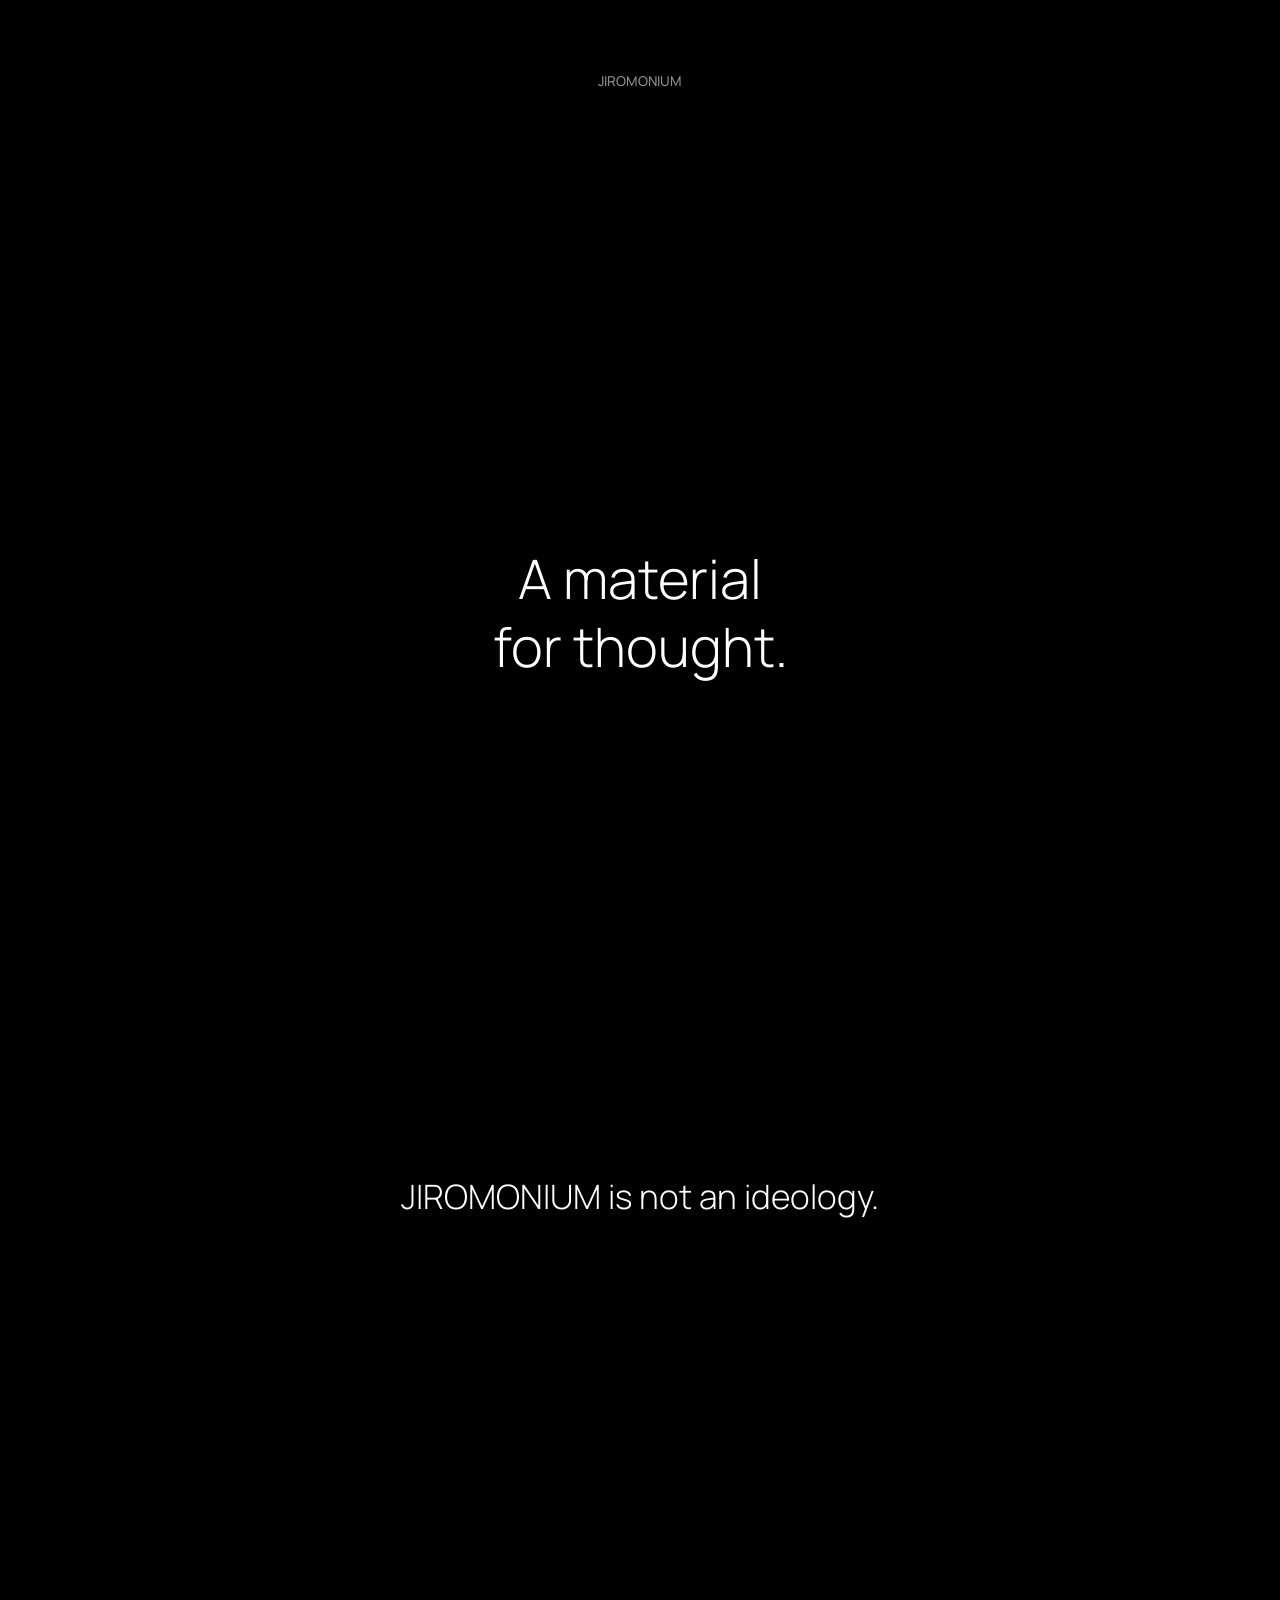
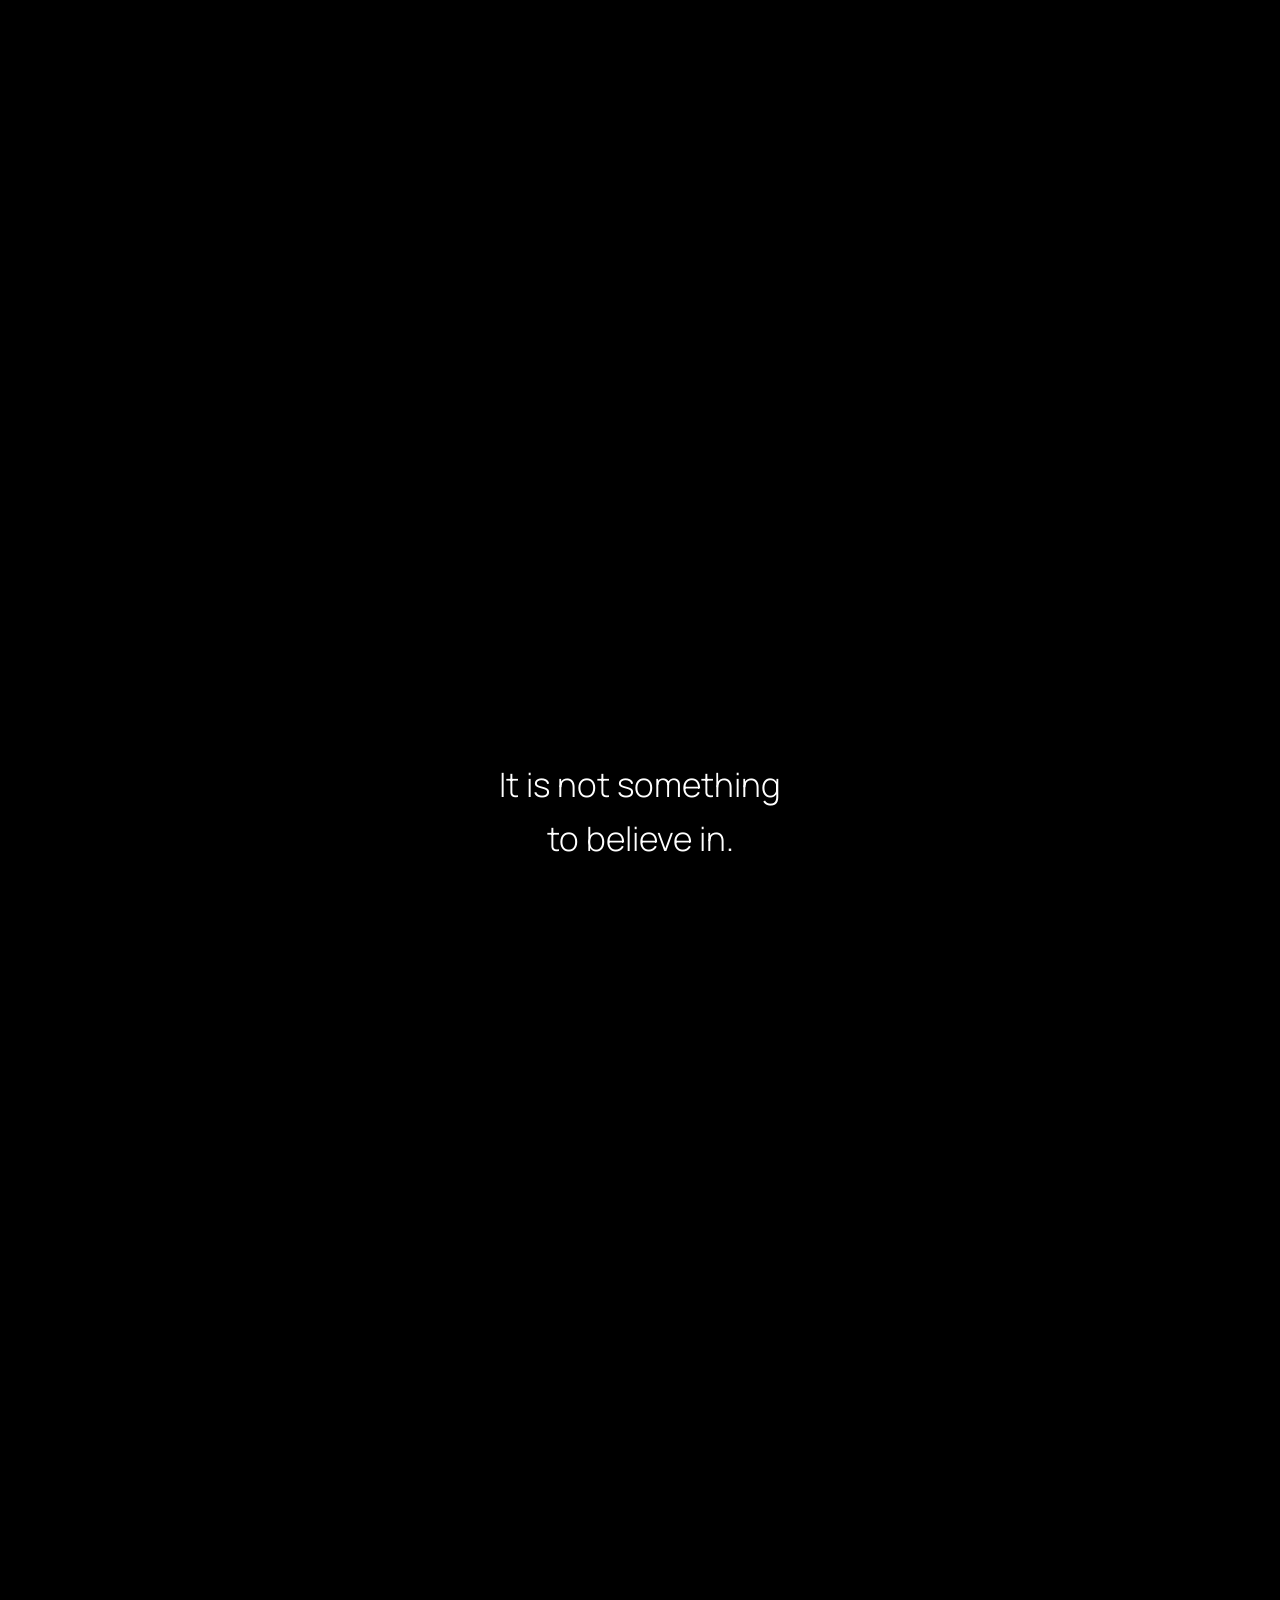
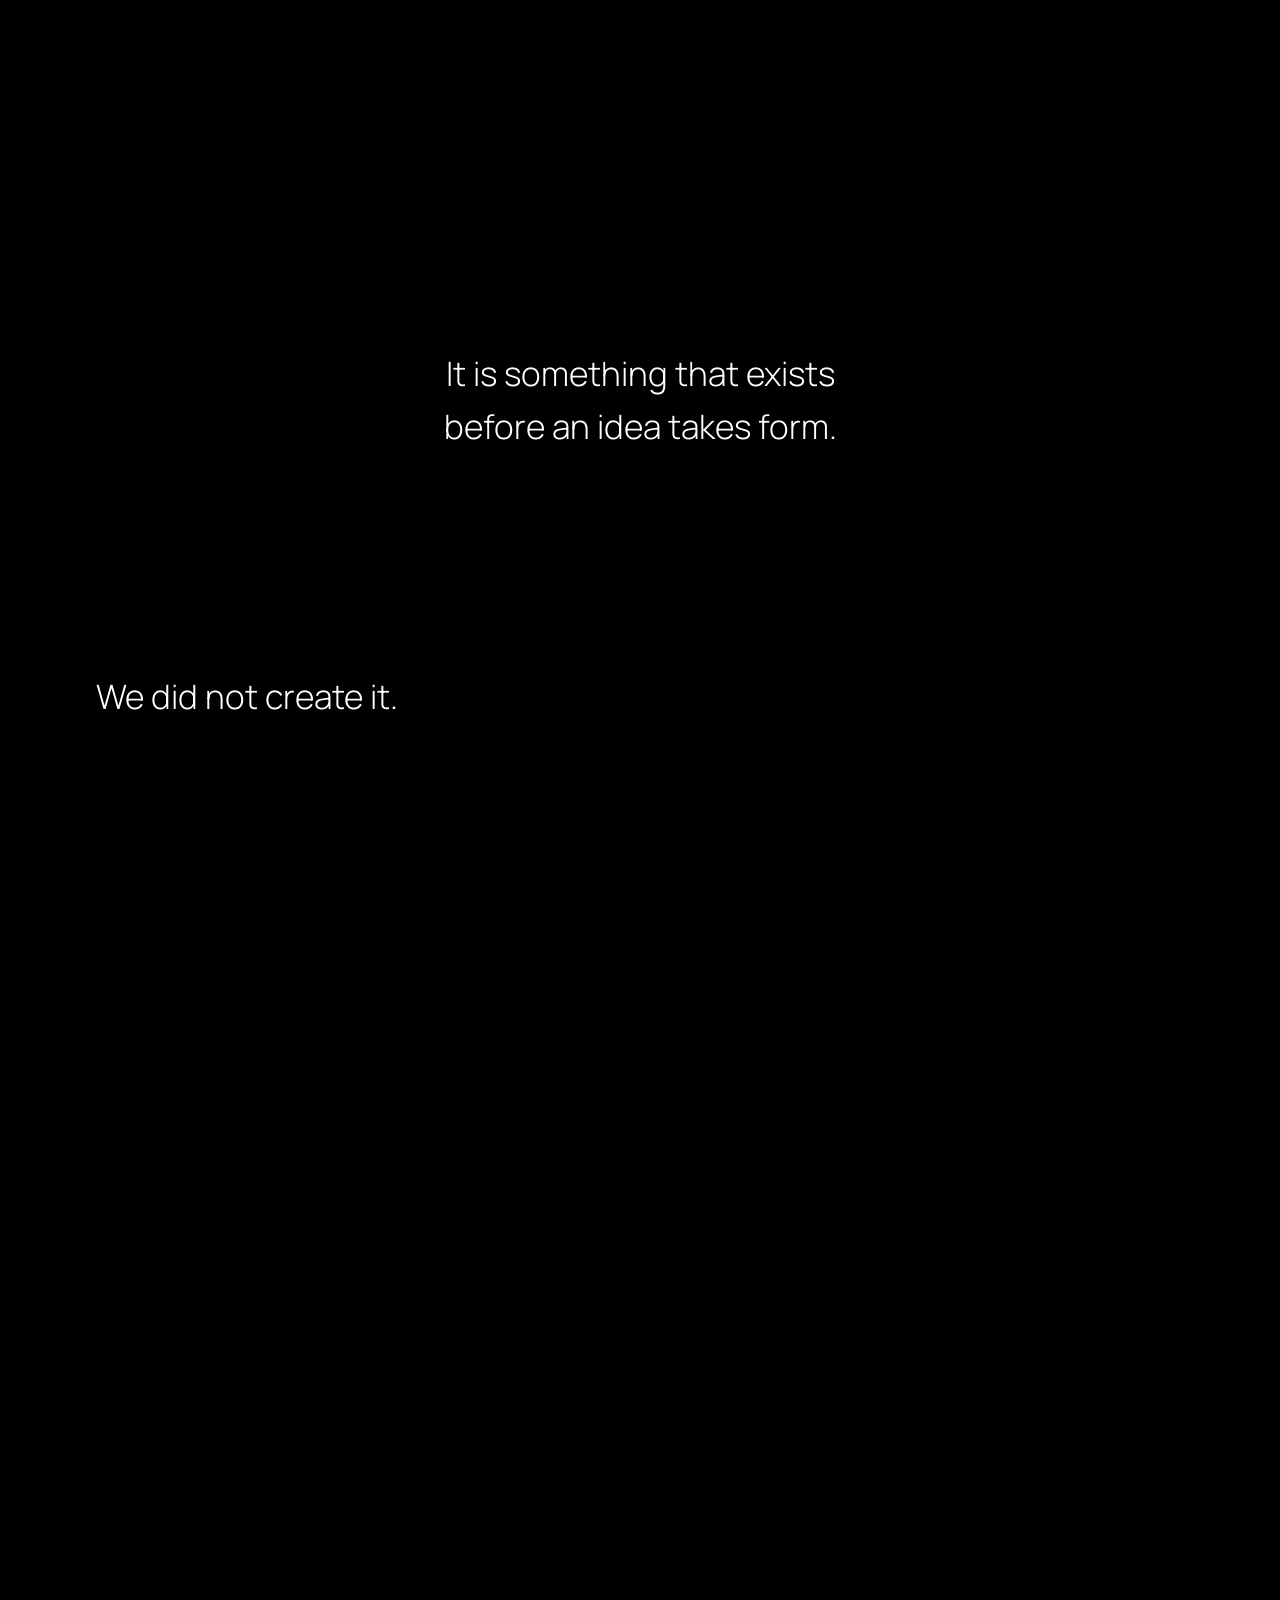
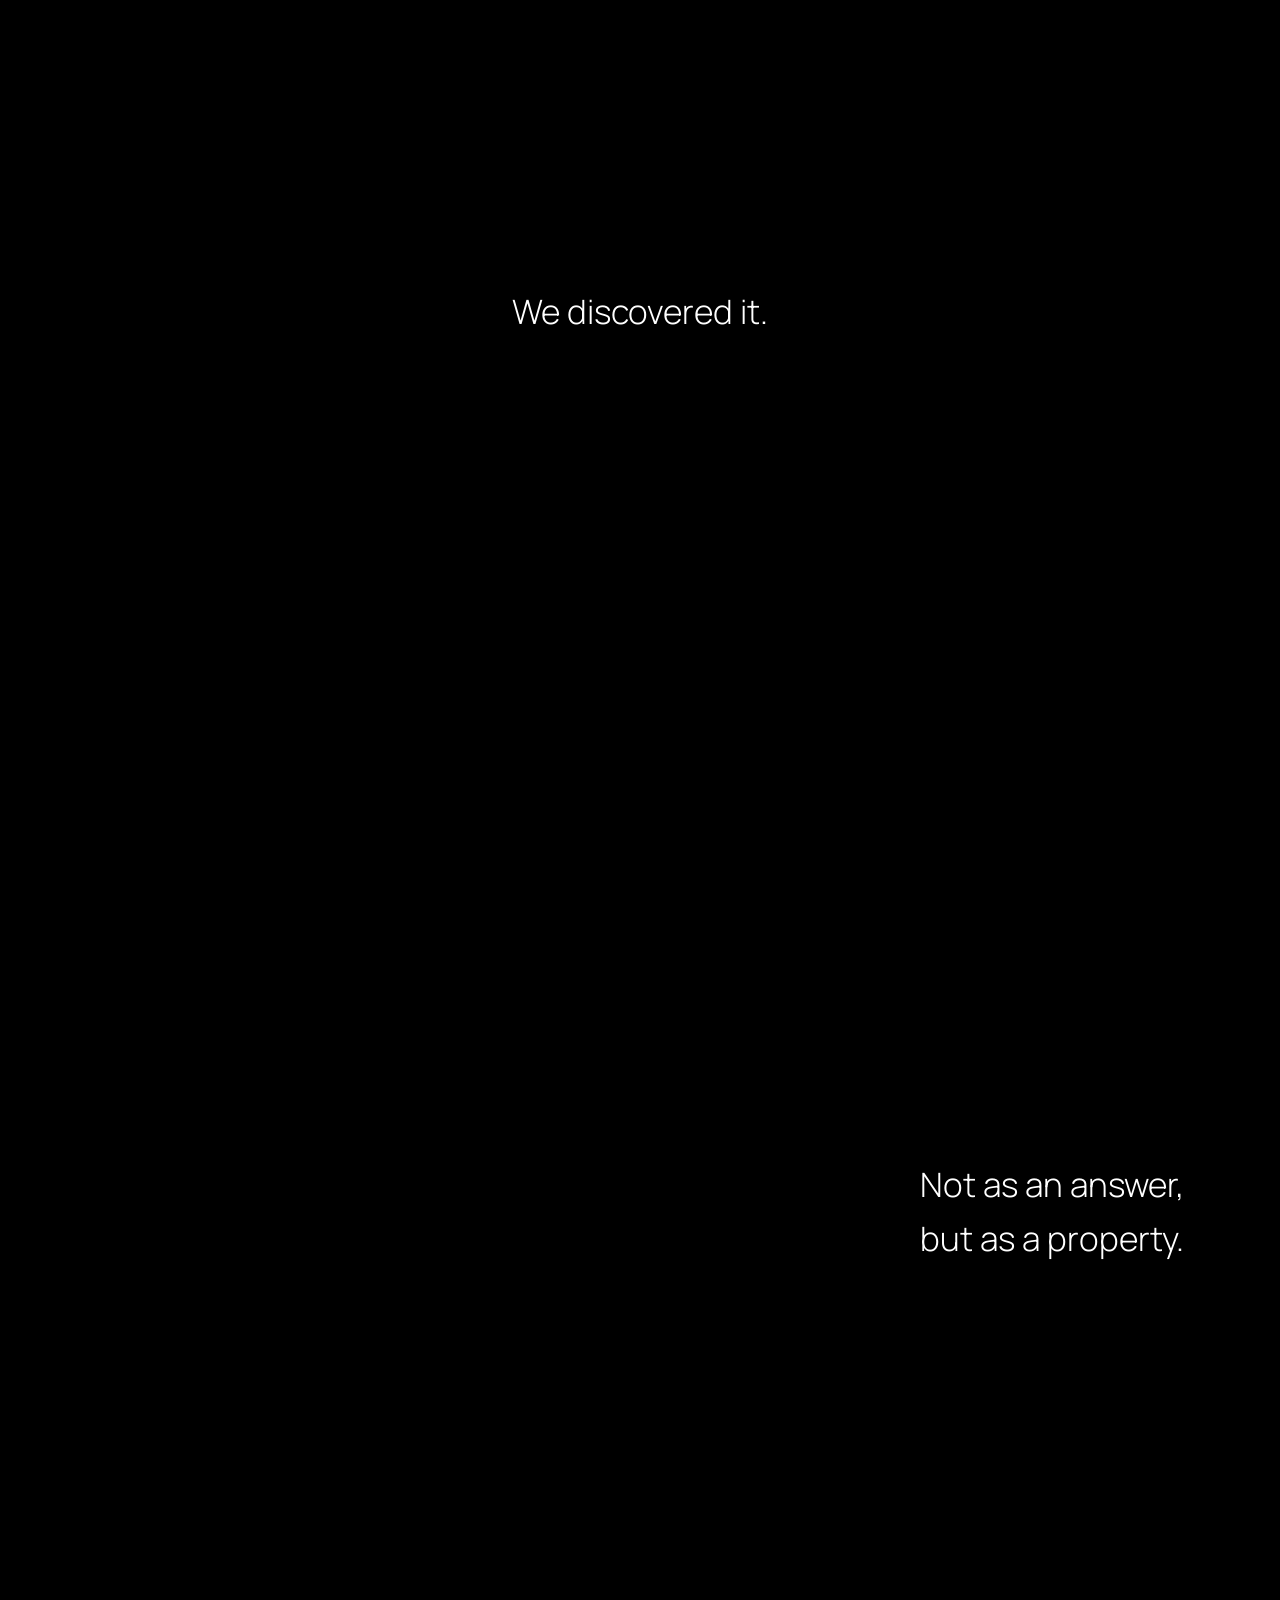
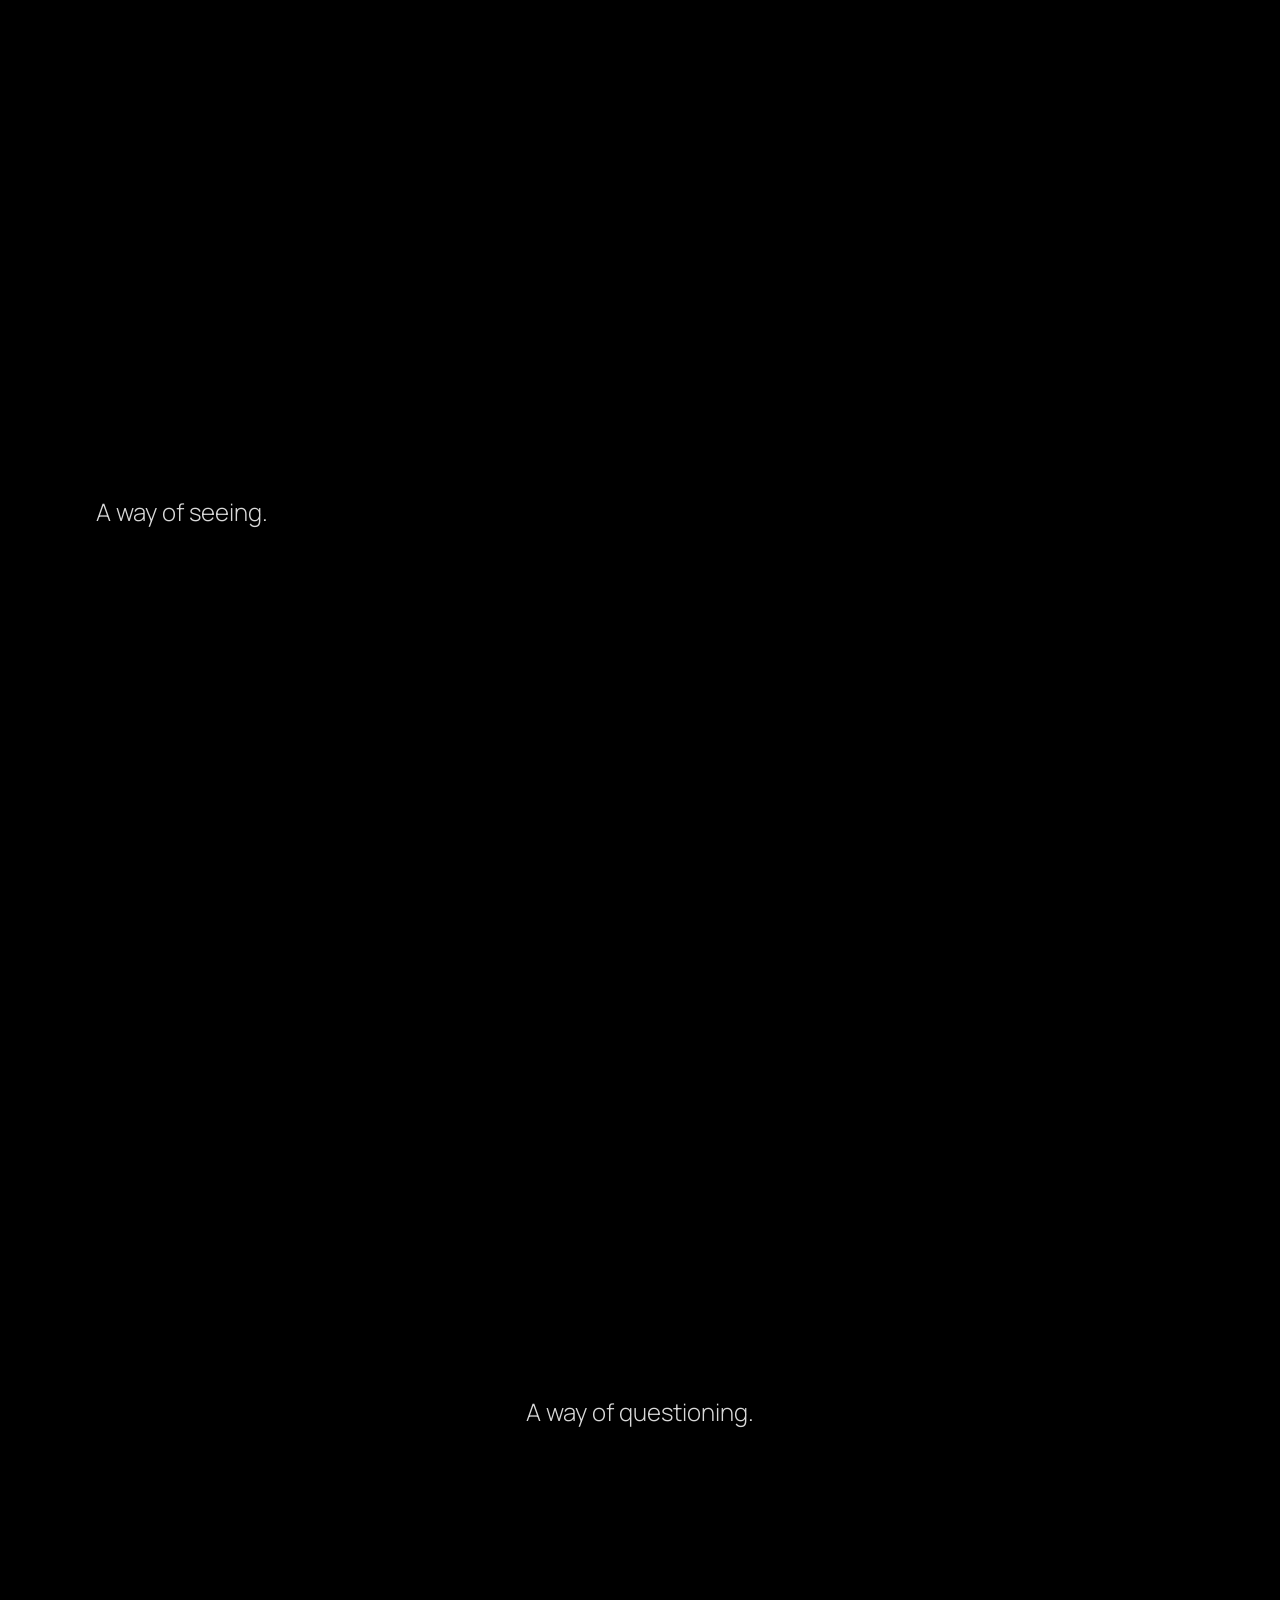
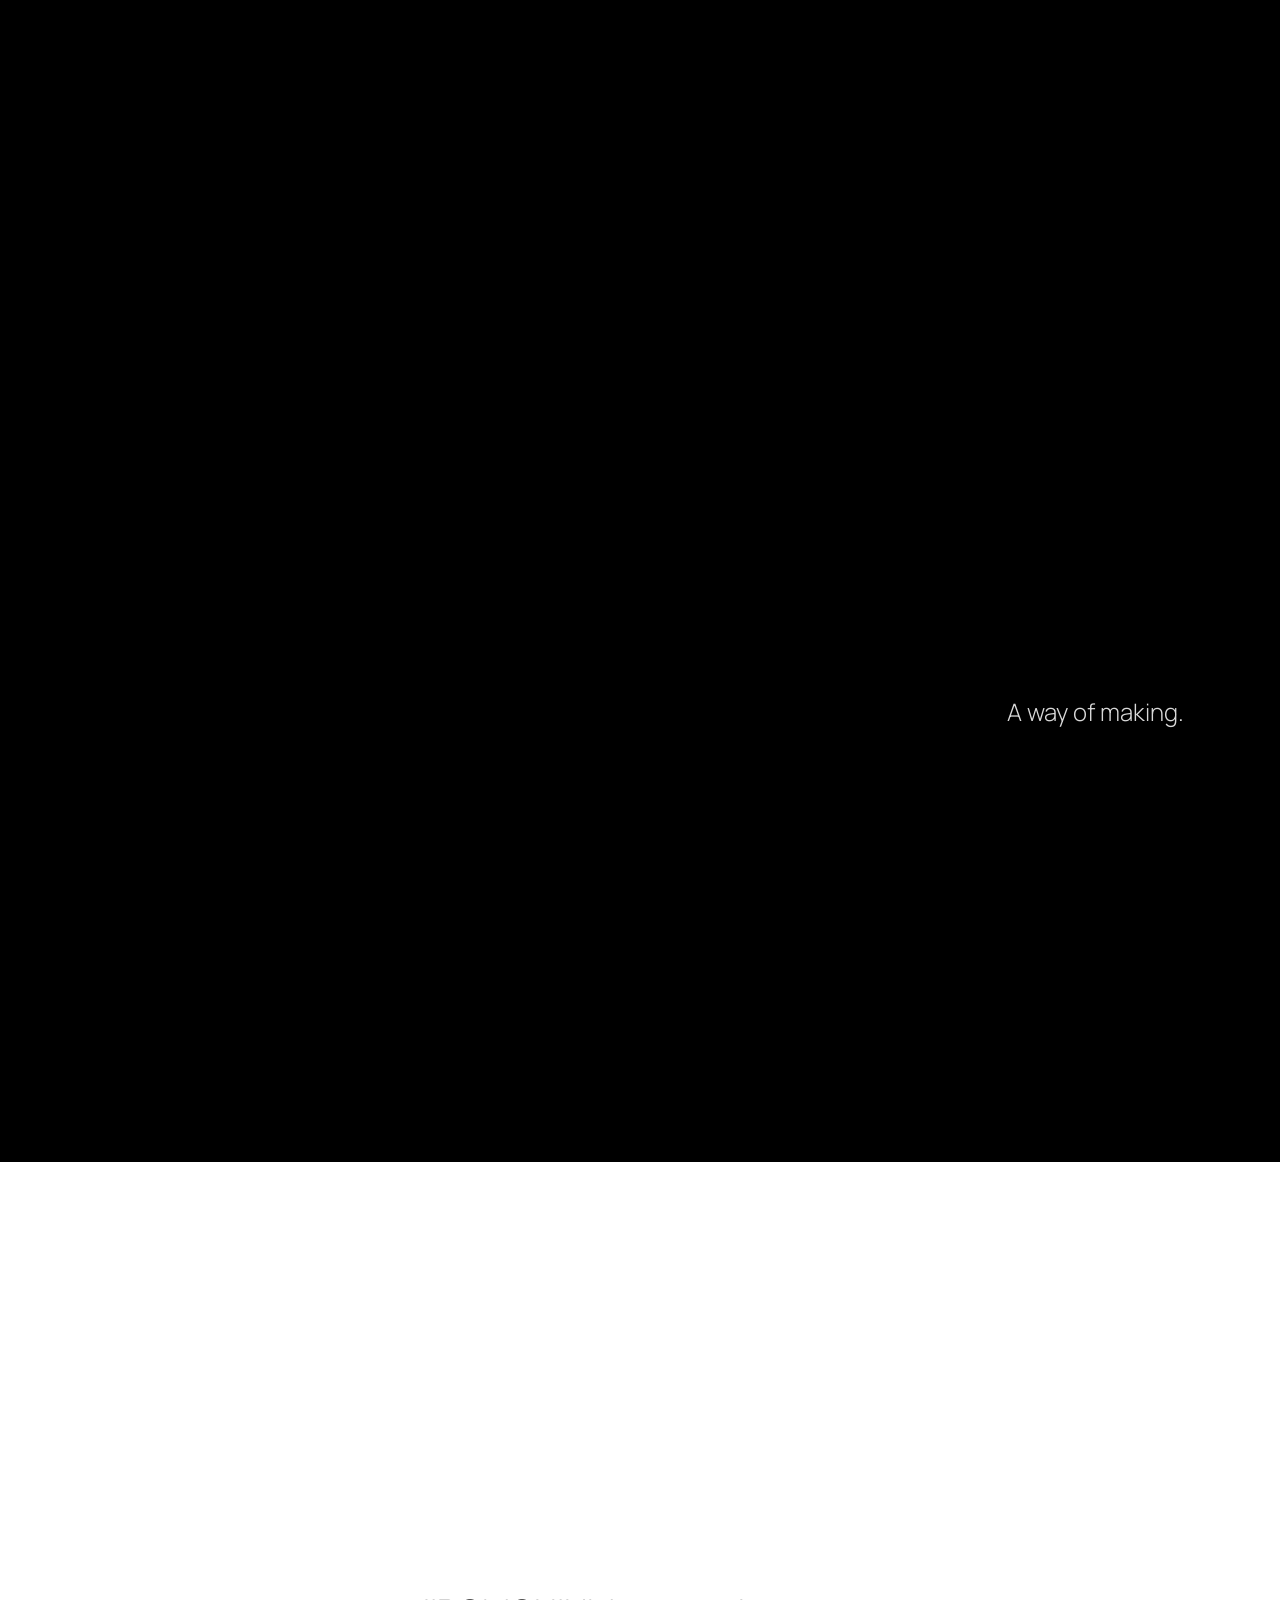
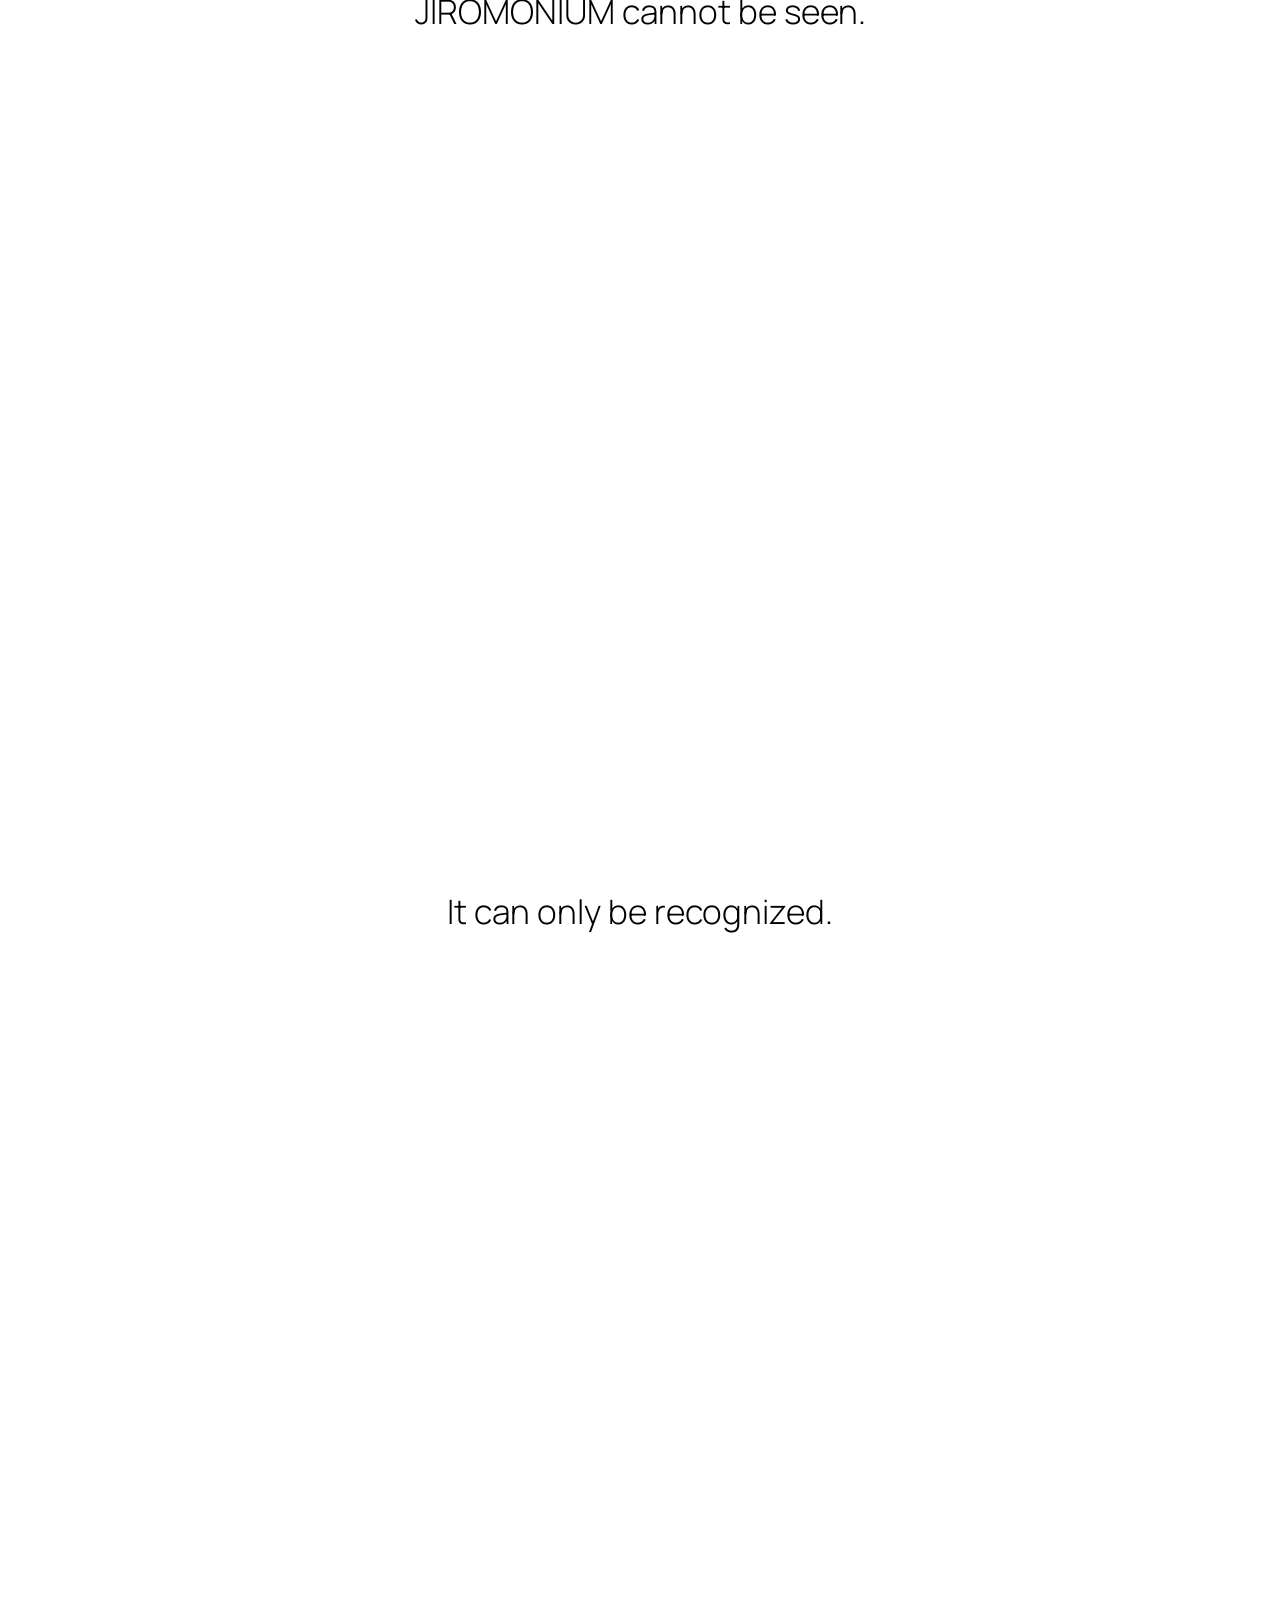
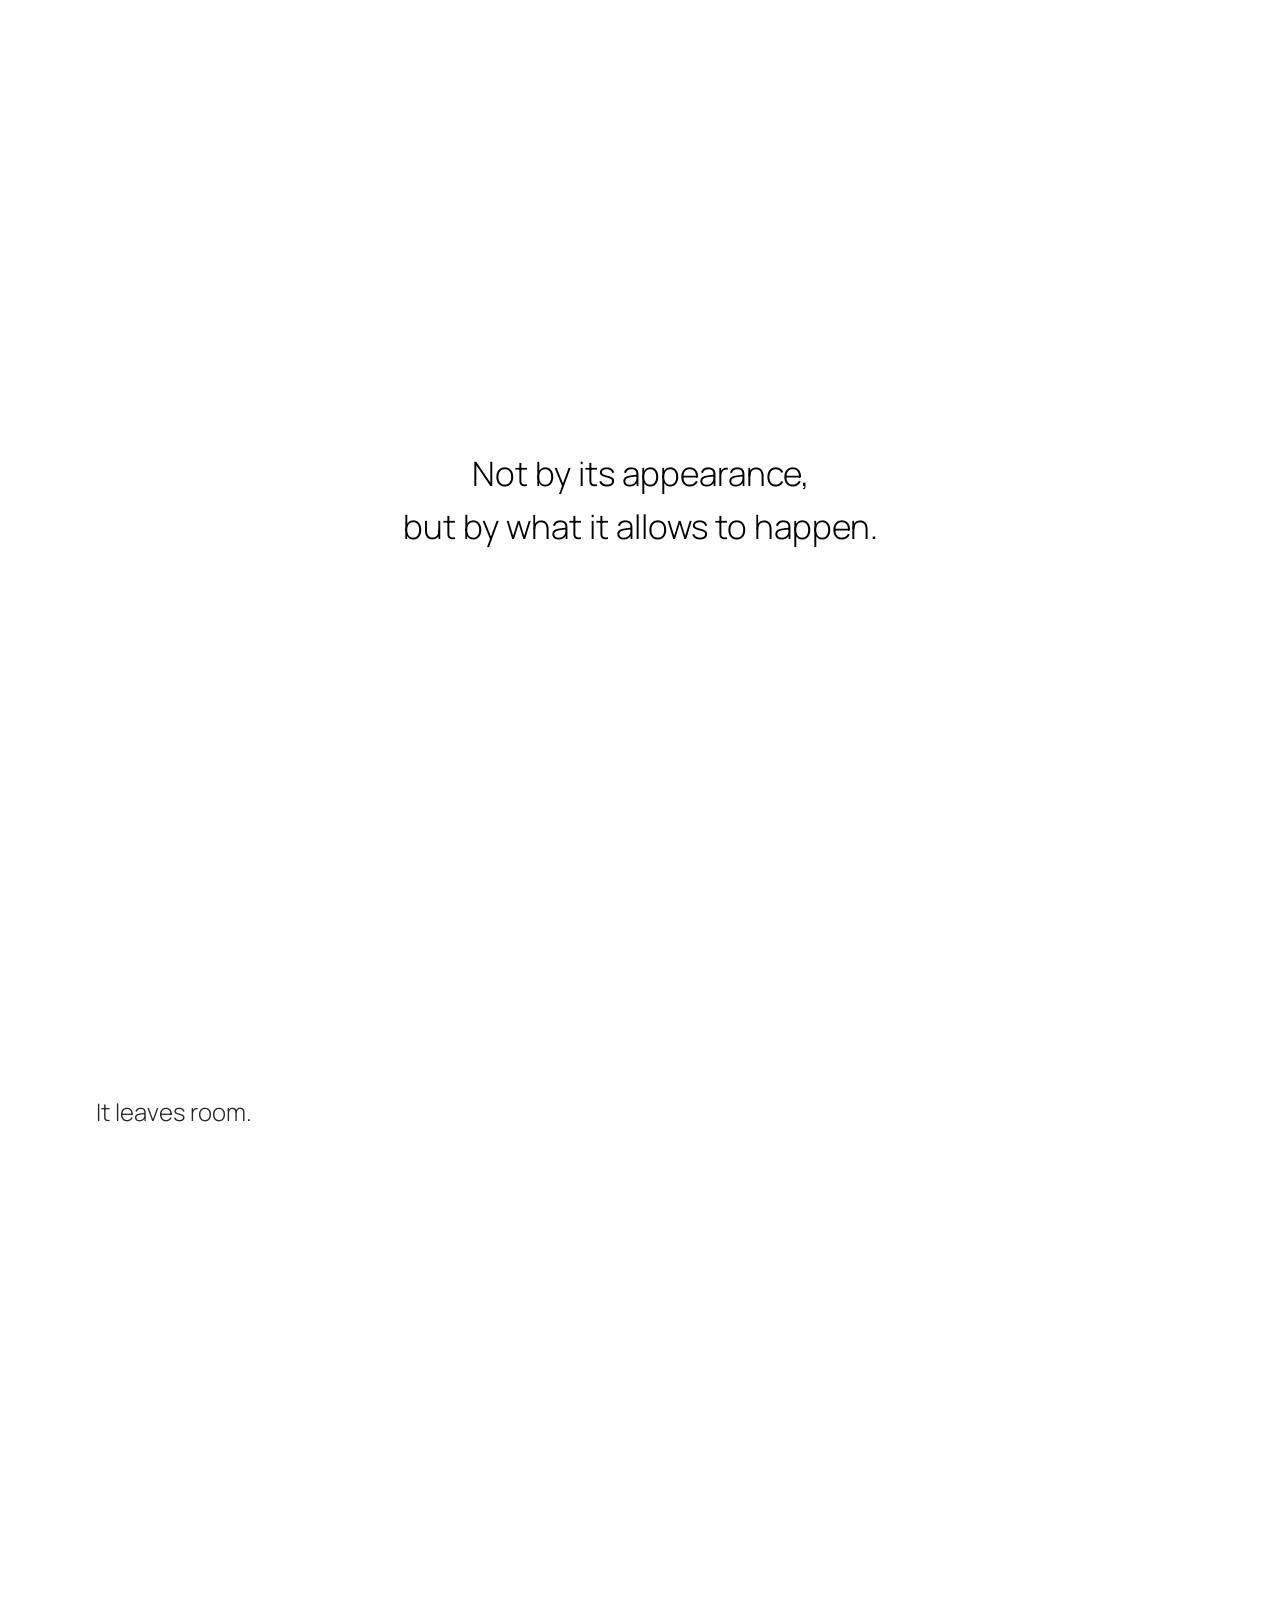
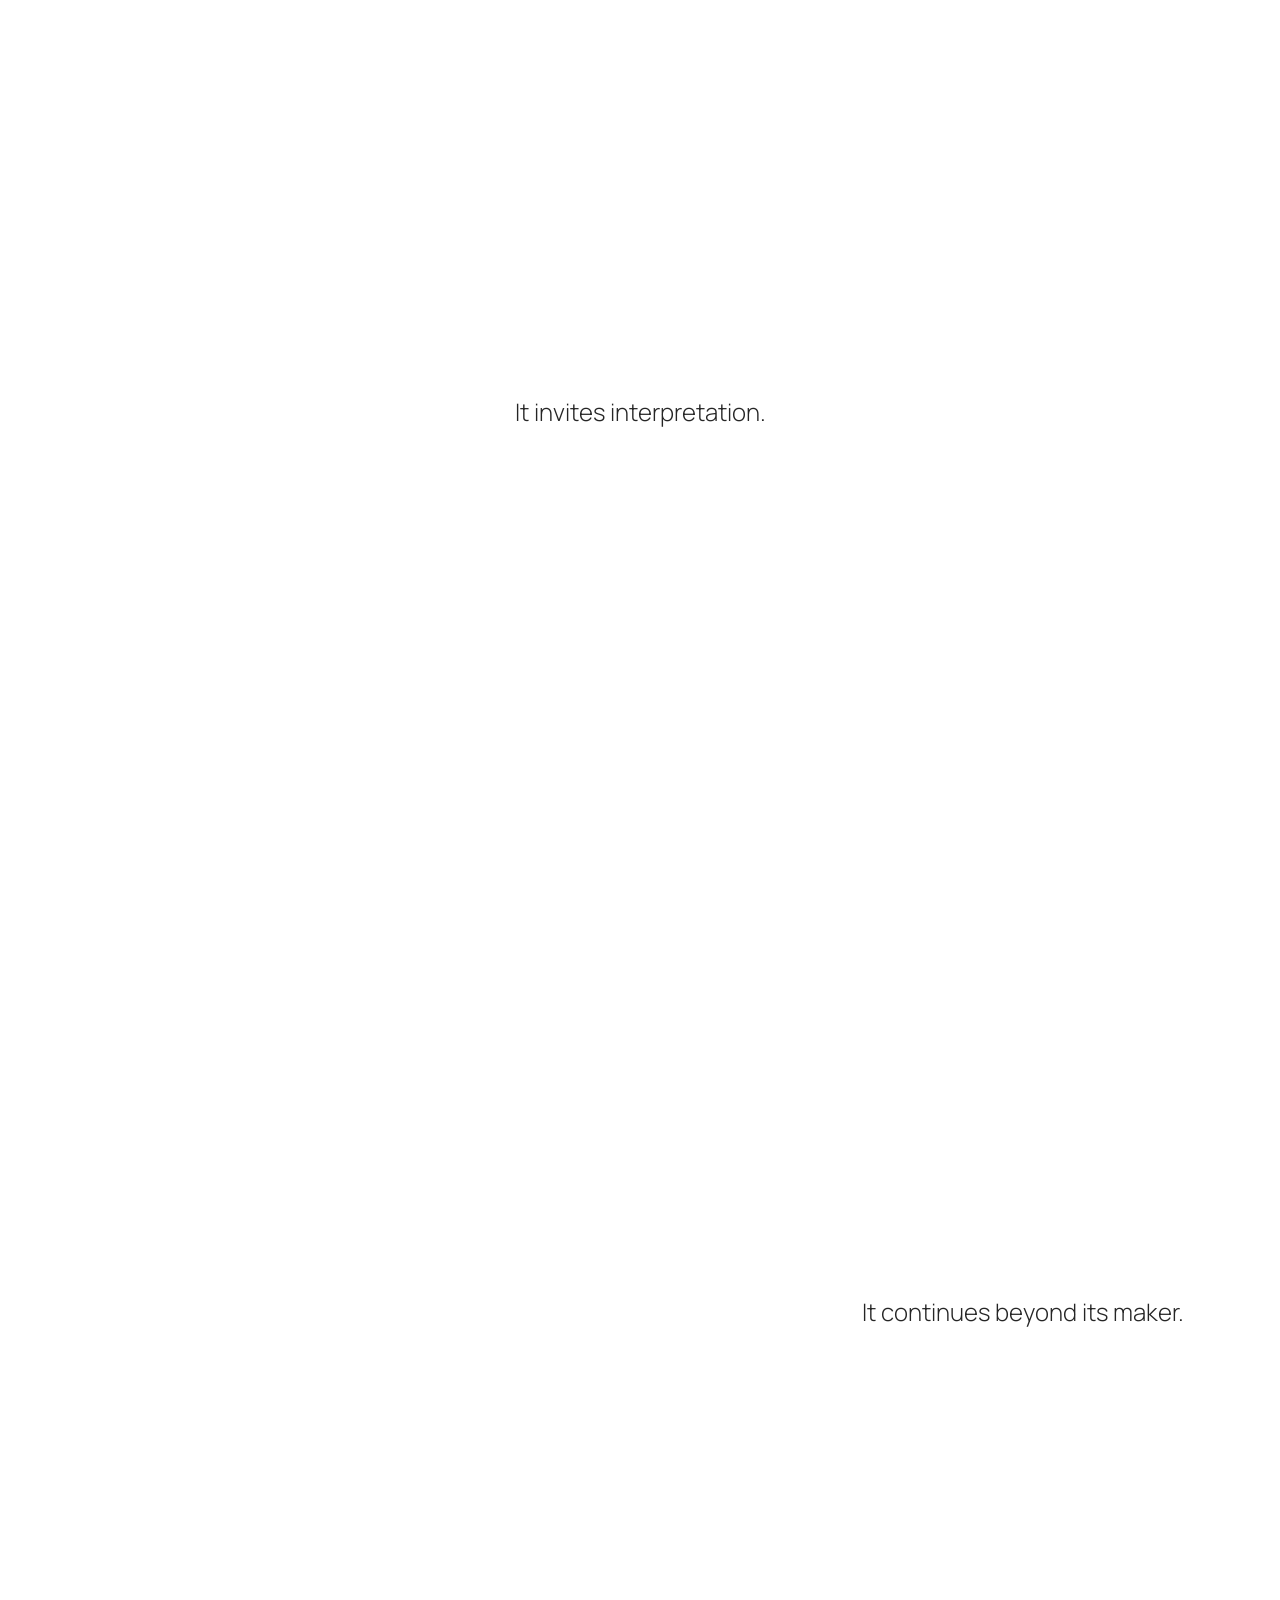
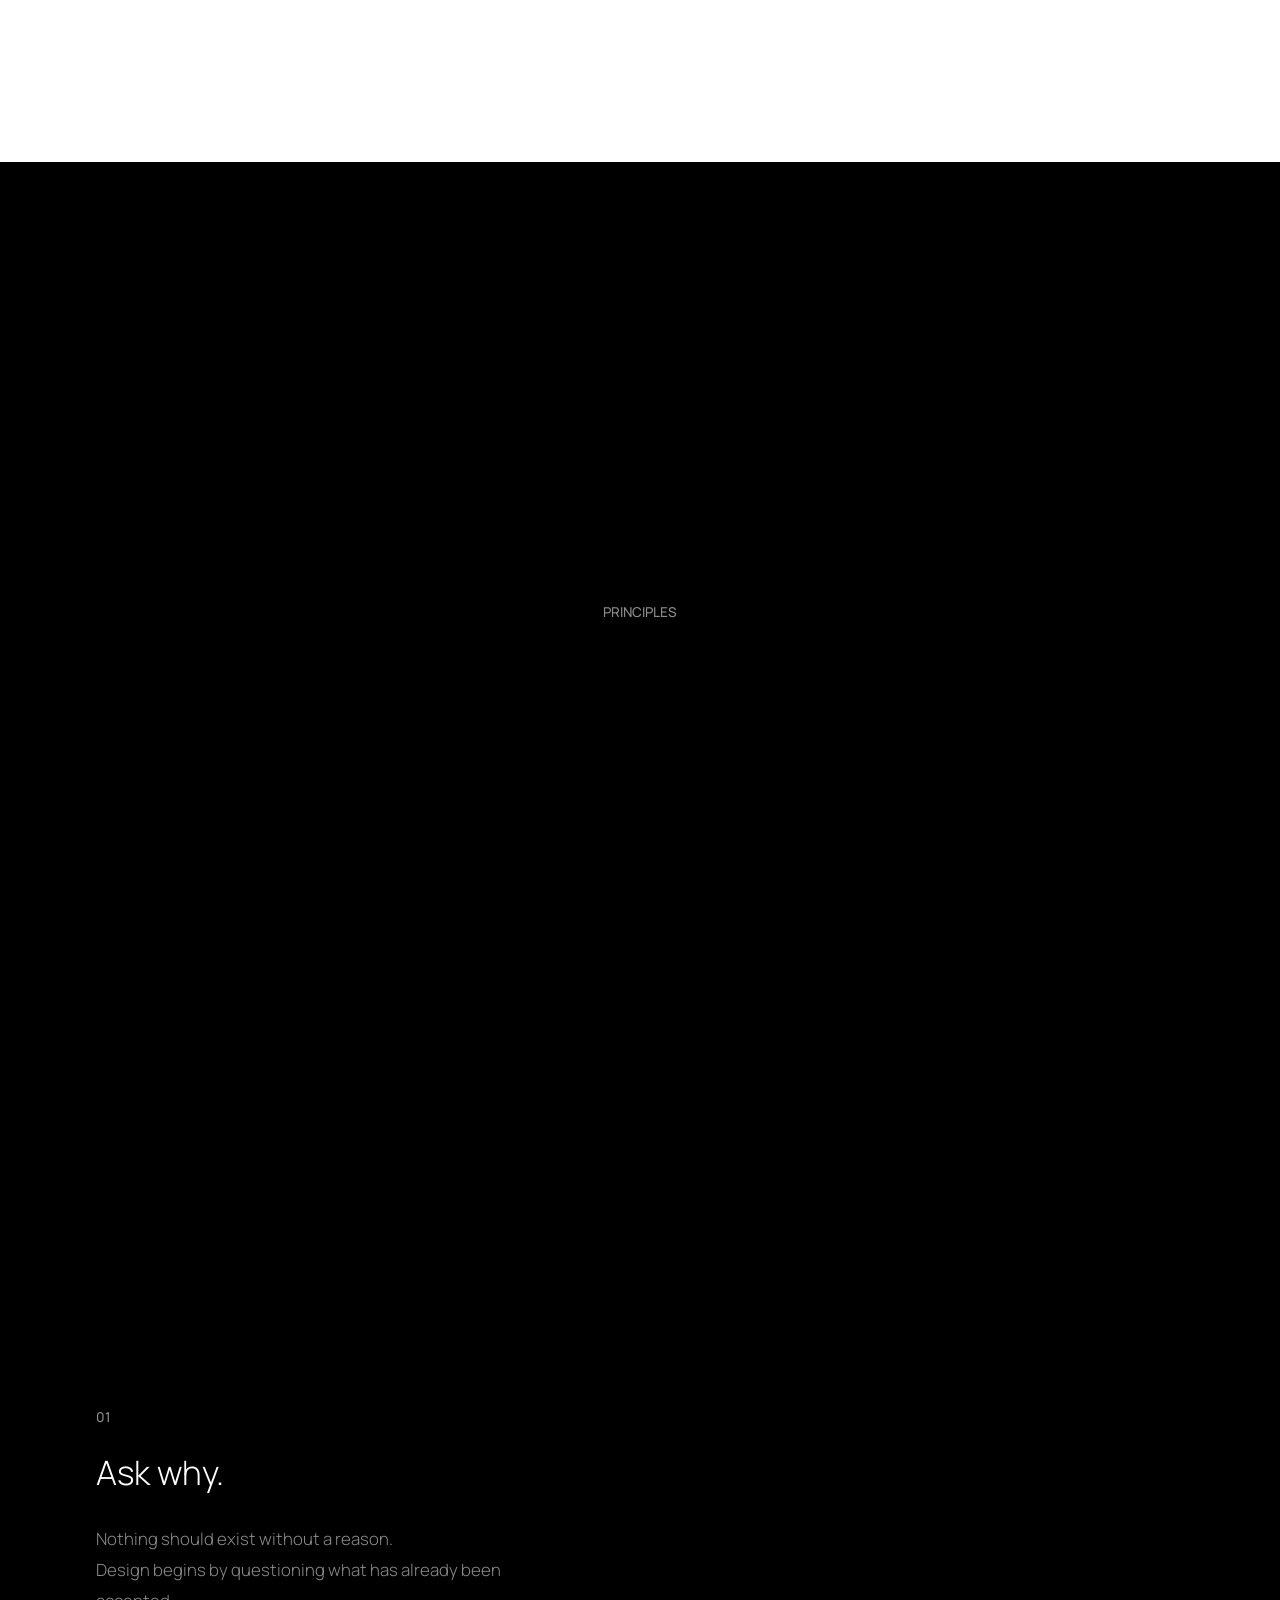
<file: index.html>
<!doctype html>
<html lang="en">
<head>
<meta charset="UTF-8">
<meta name="viewport" content="width=device-width, initial-scale=1.0">
<title>JIROMONIUM — A material for thought.</title>
<meta name="description" content="JIROMONIUM is not an ideology. It is not something to believe in. It is something that exists before an idea takes form. Discovered by JIROMO.">
<meta property="og:title" content="JIROMONIUM — A material for thought.">
<meta property="og:description" content="JIROMONIUM is not an ideology. It is not something to believe in. It is something that exists before an idea takes form.">
<meta property="og:type" content="website">
<link rel="icon" href="data:,">
<link rel="preconnect" href="https://fonts.googleapis.com">
<link rel="preconnect" href="https://fonts.gstatic.com" crossorigin>
<link rel="stylesheet" href="https://fonts.googleapis.com/css2?family=Manrope:wght@200;300;400;500;600&display=swap">
<link rel="stylesheet" href="style.css">
</head>
<body>

<header class="mark" data-reveal>
  <p>JIROMONIUM</p>
</header>

<main>

  <section class="stage v-center h-center" data-reveal>
    <p class="phrase phrase-lg">A material<br>for thought.</p>
  </section>

  <section class="stage v-top h-center" data-reveal>
    <p class="phrase">JIROMONIUM is not an ideology.</p>
  </section>

  <section class="stage v-center h-center" data-reveal>
    <p class="phrase">It is not something<br>to believe in.</p>
  </section>

  <section class="stage v-bottom h-center" data-reveal>
    <p class="phrase">It is something that exists<br>before an idea takes form.</p>
  </section>

  <section class="stage v-top h-left" data-reveal>
    <p class="phrase">We did not create it.</p>
  </section>

  <section class="stage v-center h-center" data-reveal>
    <p class="phrase">We discovered it.</p>
  </section>

  <section class="stage v-center h-right" data-reveal>
    <p class="phrase">Not as an answer,<br>but as a property.</p>
  </section>

  <section class="stage v-center h-left" data-reveal>
    <p class="phrase phrase-sm">A way of seeing.</p>
  </section>

  <section class="stage v-center h-center" data-reveal>
    <p class="phrase phrase-sm">A way of questioning.</p>
  </section>

  <section class="stage v-center h-right" data-reveal>
    <p class="phrase phrase-sm">A way of making.</p>
  </section>

  <section class="stage v-center h-center theme-light" data-reveal>
    <p class="phrase">JIROMONIUM cannot be seen.</p>
  </section>

  <section class="stage v-center h-center theme-light" data-reveal>
    <p class="phrase">It can only be recognized.</p>
  </section>

  <section class="stage v-bottom h-center theme-light" data-reveal>
    <p class="phrase">Not by its appearance,<br>but by what it allows to happen.</p>
  </section>

  <section class="stage v-center h-left theme-light" data-reveal>
    <p class="phrase phrase-sm">It leaves room.</p>
  </section>

  <section class="stage v-center h-center theme-light" data-reveal>
    <p class="phrase phrase-sm">It invites interpretation.</p>
  </section>

  <section class="stage v-center h-right theme-light" data-reveal>
    <p class="phrase phrase-sm">It continues beyond its maker.</p>
  </section>

  <section class="stage v-center h-center" data-reveal>
    <p class="eyebrow">Principles</p>
  </section>

  <section class="stage v-center h-left" data-reveal>
    <p class="principle-num">01</p>
    <p class="phrase">Ask why.</p>
    <p class="phrase-note">Nothing should exist without a reason.<br>Design begins by questioning what has already been accepted.</p>
  </section>

  <section class="stage v-center h-right" data-reveal>
    <p class="principle-num">02</p>
    <p class="phrase">Do not complete everything.</p>
    <p class="phrase-note">Completion is only one moment.<br>Leave space for change, interpretation, and continuation.</p>
  </section>

  <section class="stage v-center h-left" data-reveal>
    <p class="principle-num">03</p>
    <p class="phrase">Create conditions.</p>
    <p class="phrase-note">Do not decide every outcome.<br>Design a state from which something can begin.</p>
  </section>

  <section class="stage v-center h-right" data-reveal>
    <p class="principle-num">04</p>
    <p class="phrase">Respect what already exists.</p>
    <p class="phrase-note">Do not erase the nature of things.<br>Observe their properties, their limits, and their possibilities.</p>
  </section>

  <section class="stage v-center h-left" data-reveal>
    <p class="principle-num">05</p>
    <p class="phrase">Keep the parts simple.</p>
    <p class="phrase-note">Complexity does not need to exist inside each individual part.<br>It can emerge through relationships, combinations, and time.</p>
  </section>

  <section class="stage v-center h-right" data-reveal>
    <p class="principle-num">06</p>
    <p class="phrase">Allow participation.</p>
    <p class="phrase-note">People are not only users.<br>They can alter, continue, and become part of what is made.</p>
  </section>

  <section class="stage v-center h-center" data-reveal>
    <p class="phrase">It is not a style.</p>
  </section>

  <section class="stage v-top h-center" data-reveal>
    <p class="phrase">A style can be imitated.</p>
  </section>

  <section class="stage v-bottom h-center" data-reveal>
    <p class="phrase">JIROMONIUM is not recognized<br>by a shape, a color, or a surface.</p>
  </section>

  <section class="stage v-center h-center" data-reveal>
    <p class="phrase">It is recognized by the thinking<br>that remains within what was made.</p>
  </section>

  <section class="stage v-center h-center theme-light" data-reveal>
    <p class="phrase">It is not an ideology.</p>
  </section>

  <section class="stage v-top h-center theme-light" data-reveal>
    <p class="phrase">An ideology asks to be followed.</p>
  </section>

  <section class="stage v-center h-center theme-light" data-reveal>
    <p class="phrase">JIROMONIUM asks to be used.</p>
  </section>

  <section class="stage v-bottom h-center theme-light" data-reveal>
    <p class="phrase">How it appears<br>depends on the person who encounters it.</p>
  </section>

  <section class="stage v-top h-center" data-reveal>
    <p class="phrase">Nothing is truly finished.</p>
  </section>

  <section class="stage v-center h-left" data-reveal>
    <p class="phrase phrase-sm">A thing changes through use.</p>
  </section>

  <section class="stage v-center h-center" data-reveal>
    <p class="phrase phrase-sm">An idea changes through interpretation.</p>
  </section>

  <section class="stage v-center h-right" data-reveal>
    <p class="phrase phrase-sm">A system changes through participation.</p>
  </section>

  <section class="stage v-bottom h-center" data-reveal>
    <p class="phrase">What is made continues<br>after it leaves the hands of its maker.</p>
  </section>

  <section class="stage v-center h-center" data-reveal>
    <p class="phrase phrase-lg">JIROMONIUM</p>
  </section>

  <section class="stage v-center h-center" data-reveal>
    <p class="phrase">Not a belief.<br>Not a style.<br>Not an answer.</p>
  </section>

  <section class="stage v-center h-center closing" data-reveal>
    <p class="phrase">A property found<br>where thought becomes form.</p>
  </section>

</main>

<footer class="mark" data-reveal>
  <p>By <a class="mark-link" href="https://jiromo.com" target="_blank" rel="noopener">JIROMO.</a></p>
</footer>

<script src="script.js"></script>
</body>
</html>
</file>
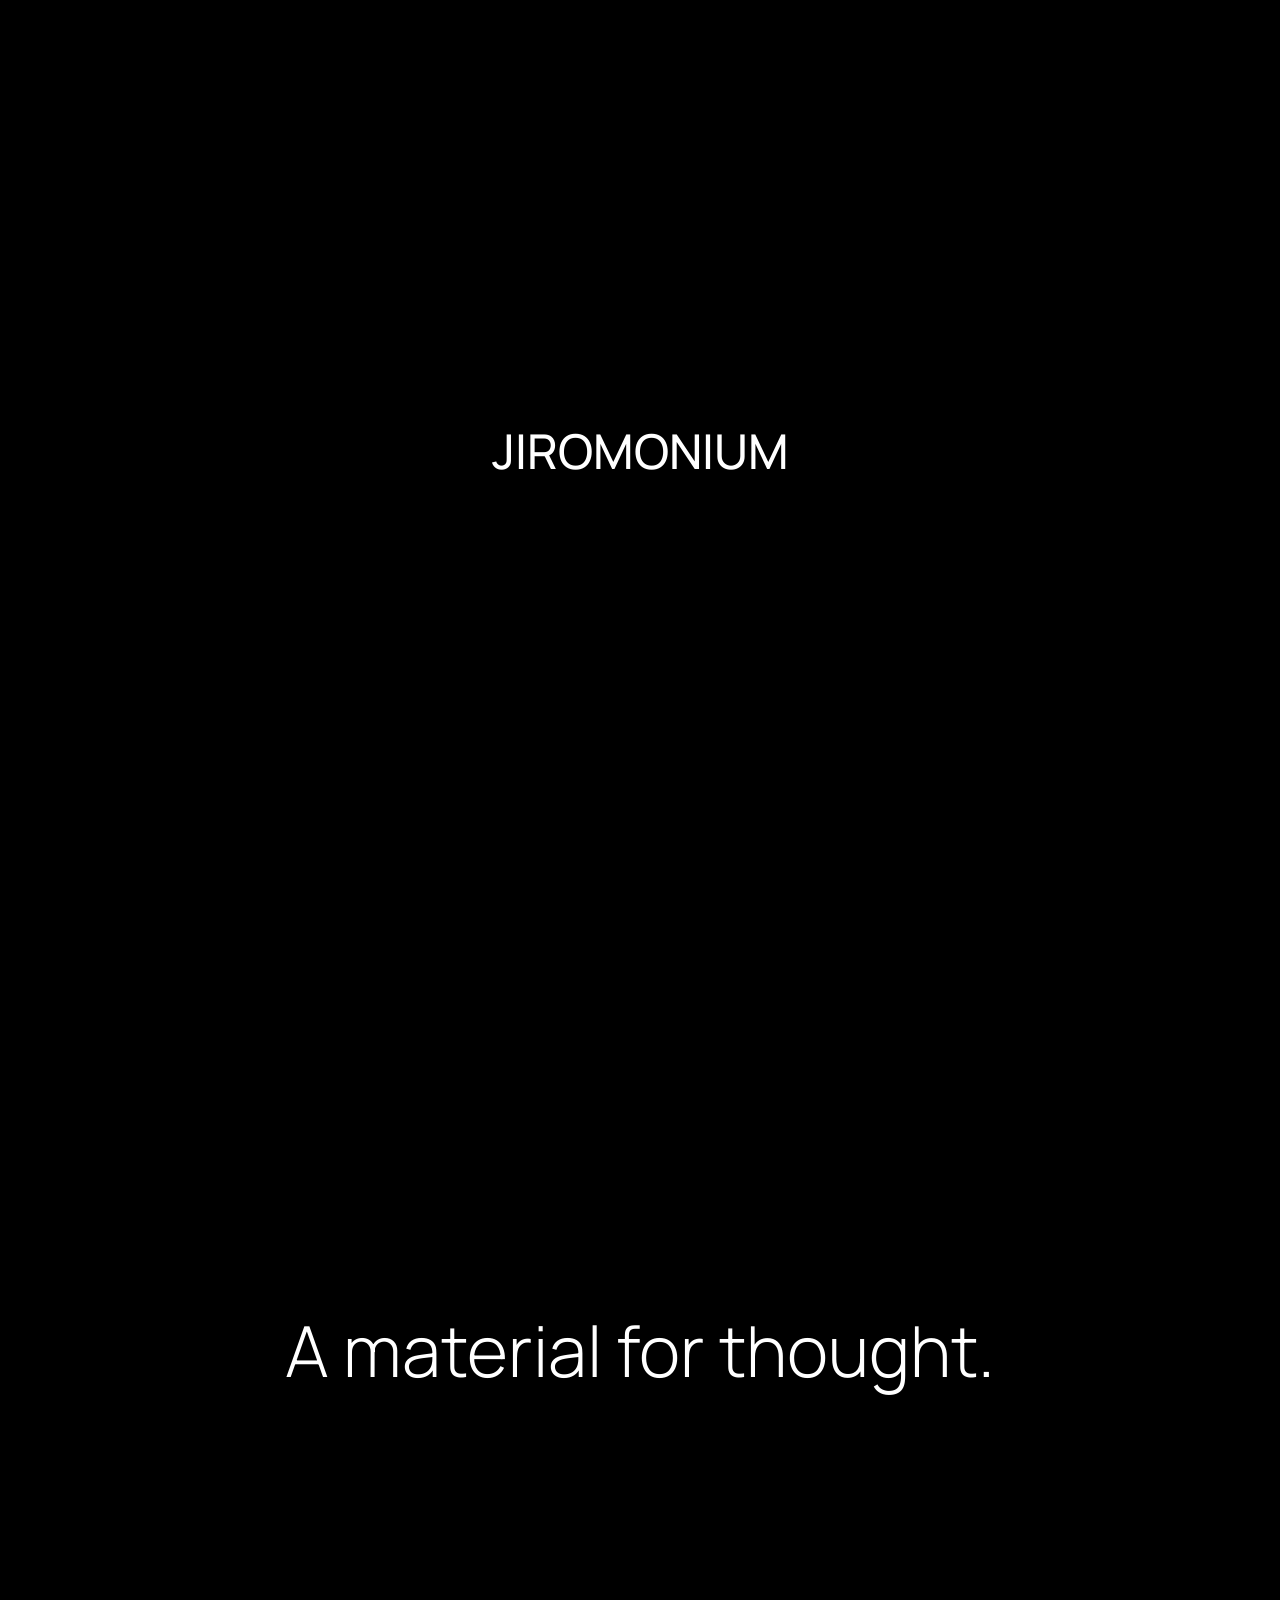
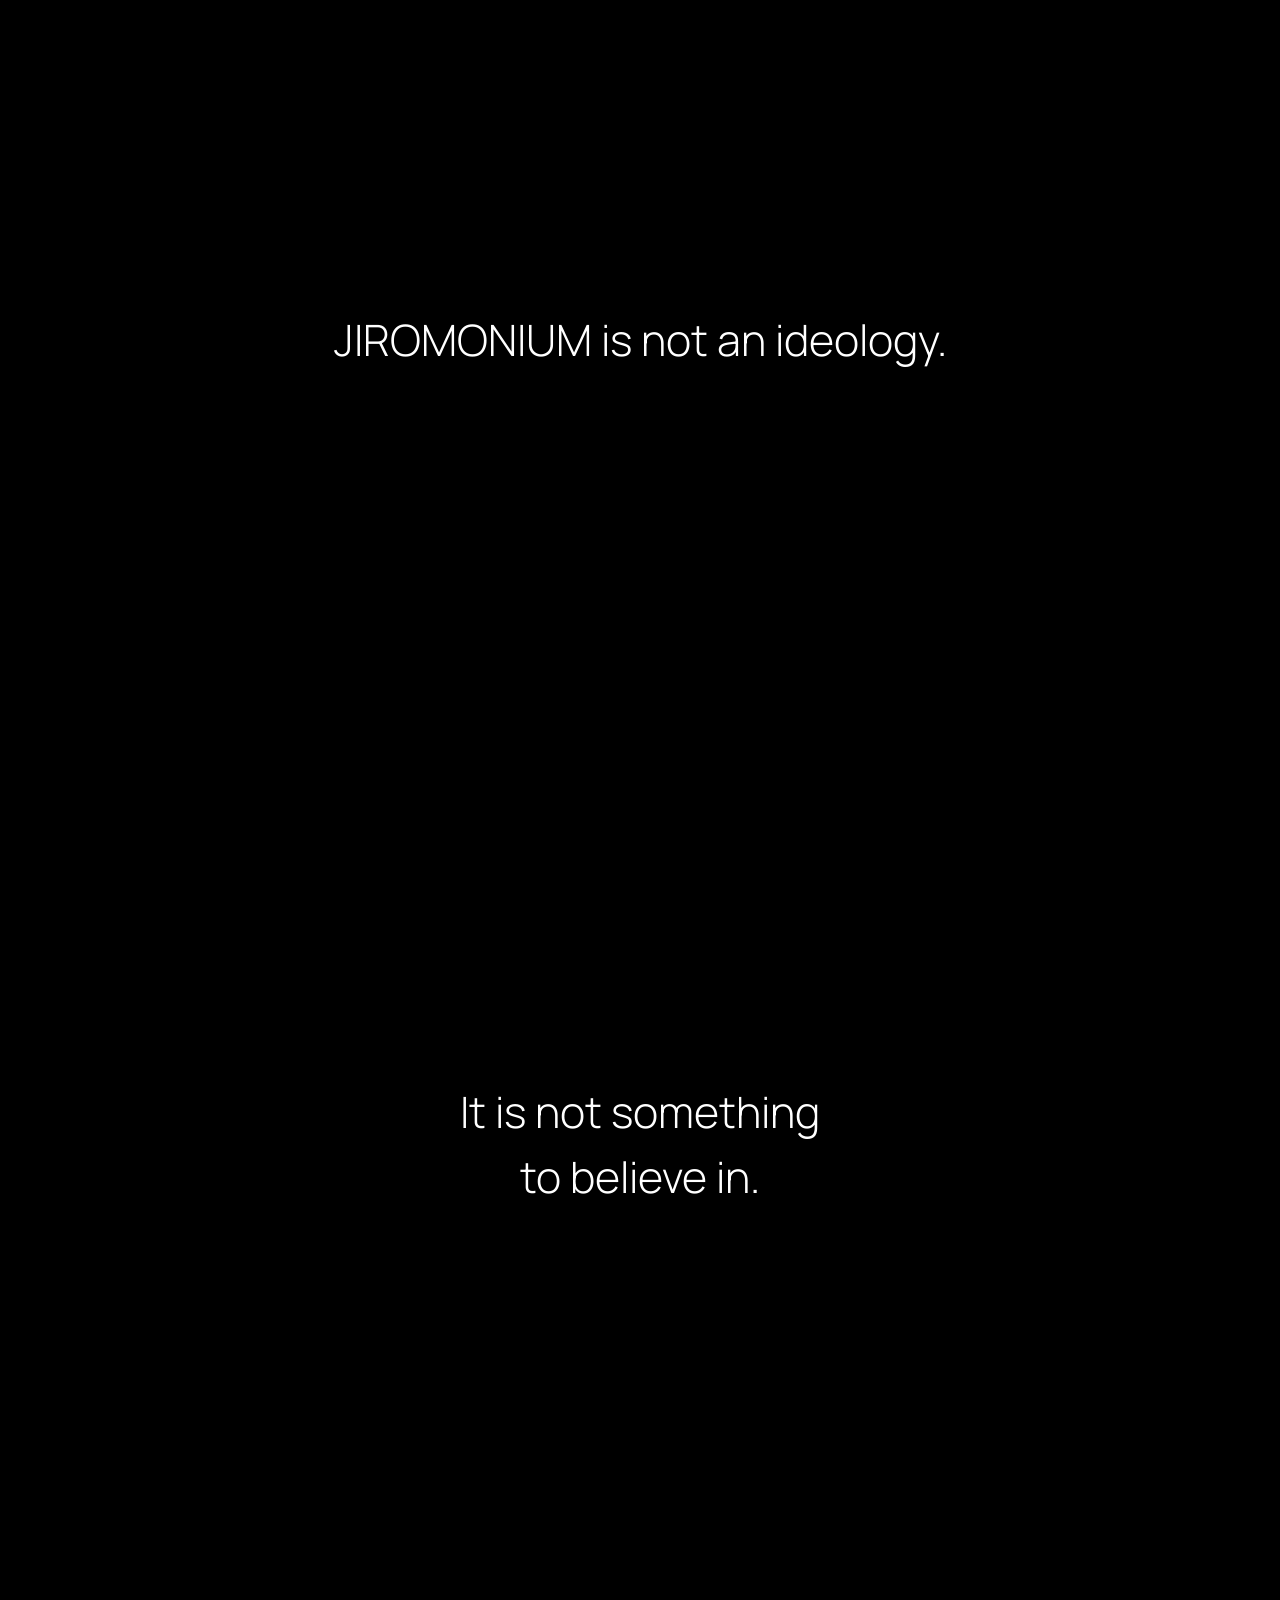
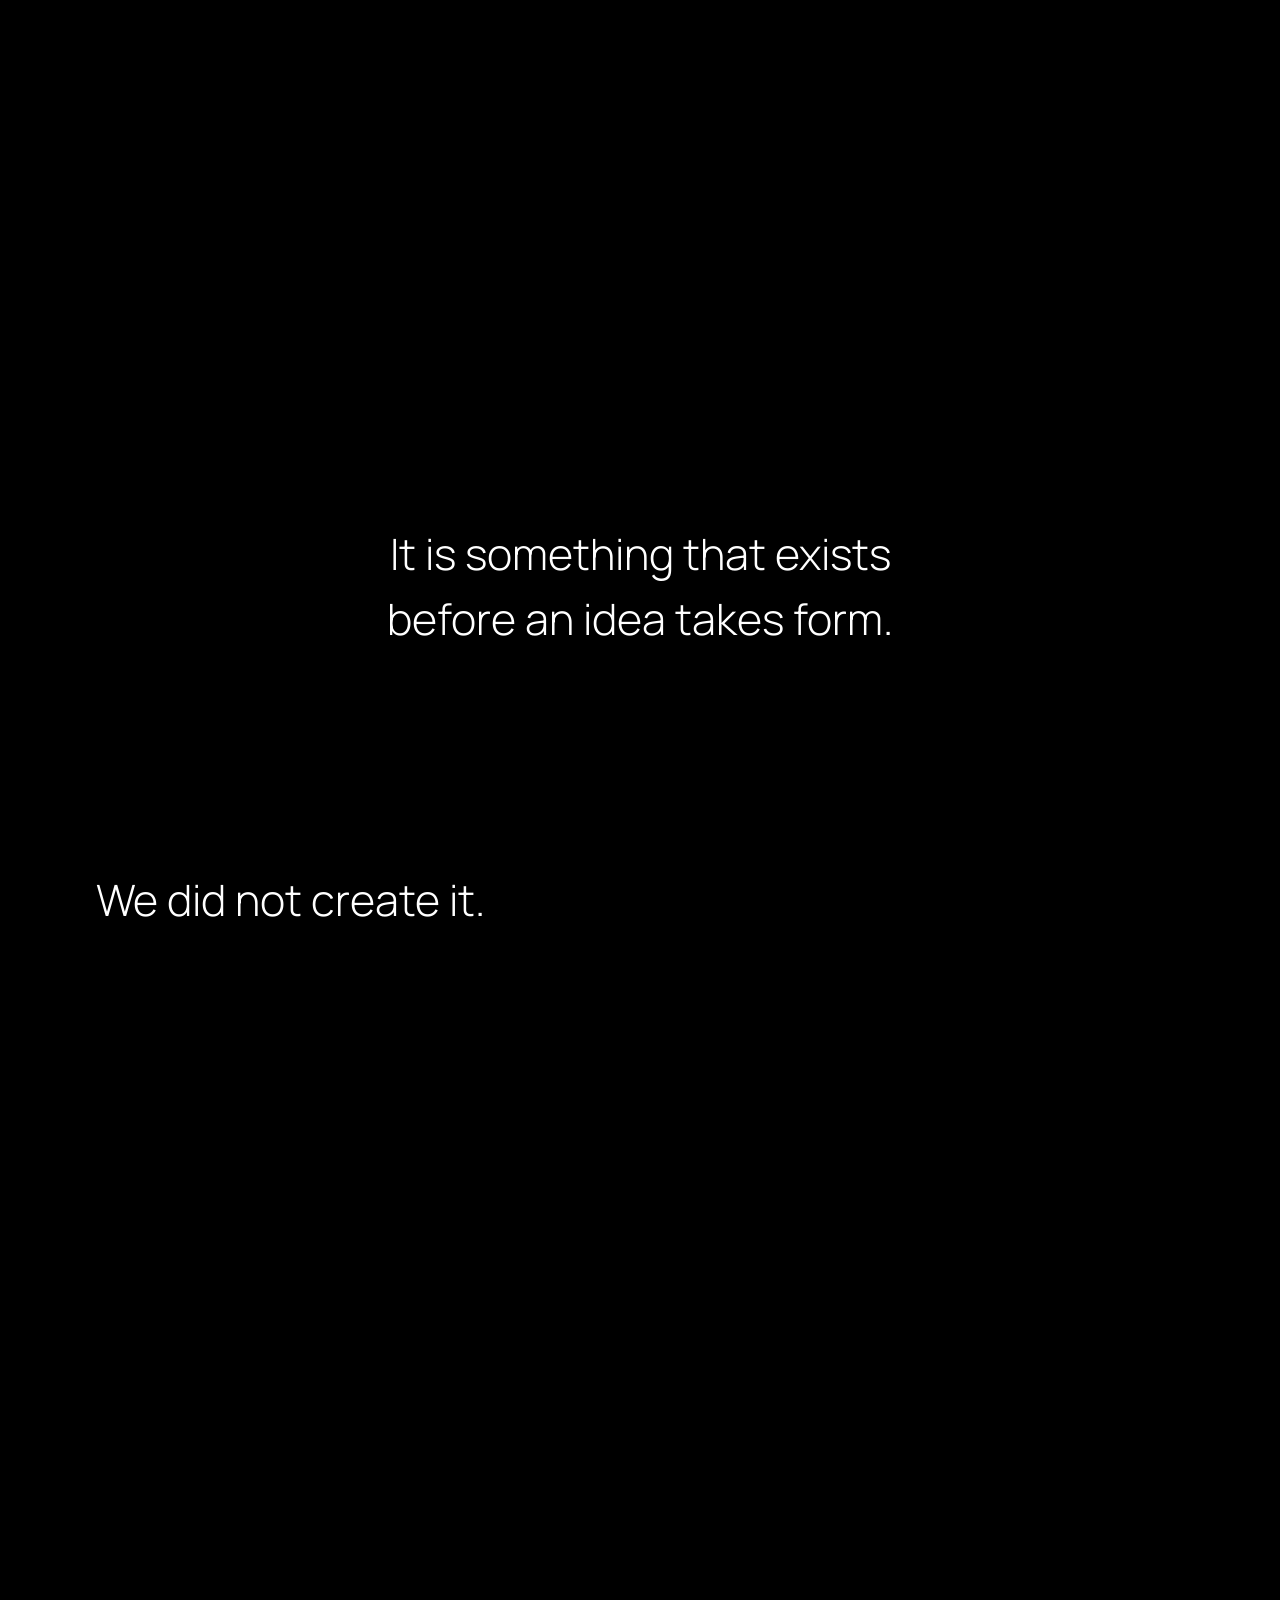
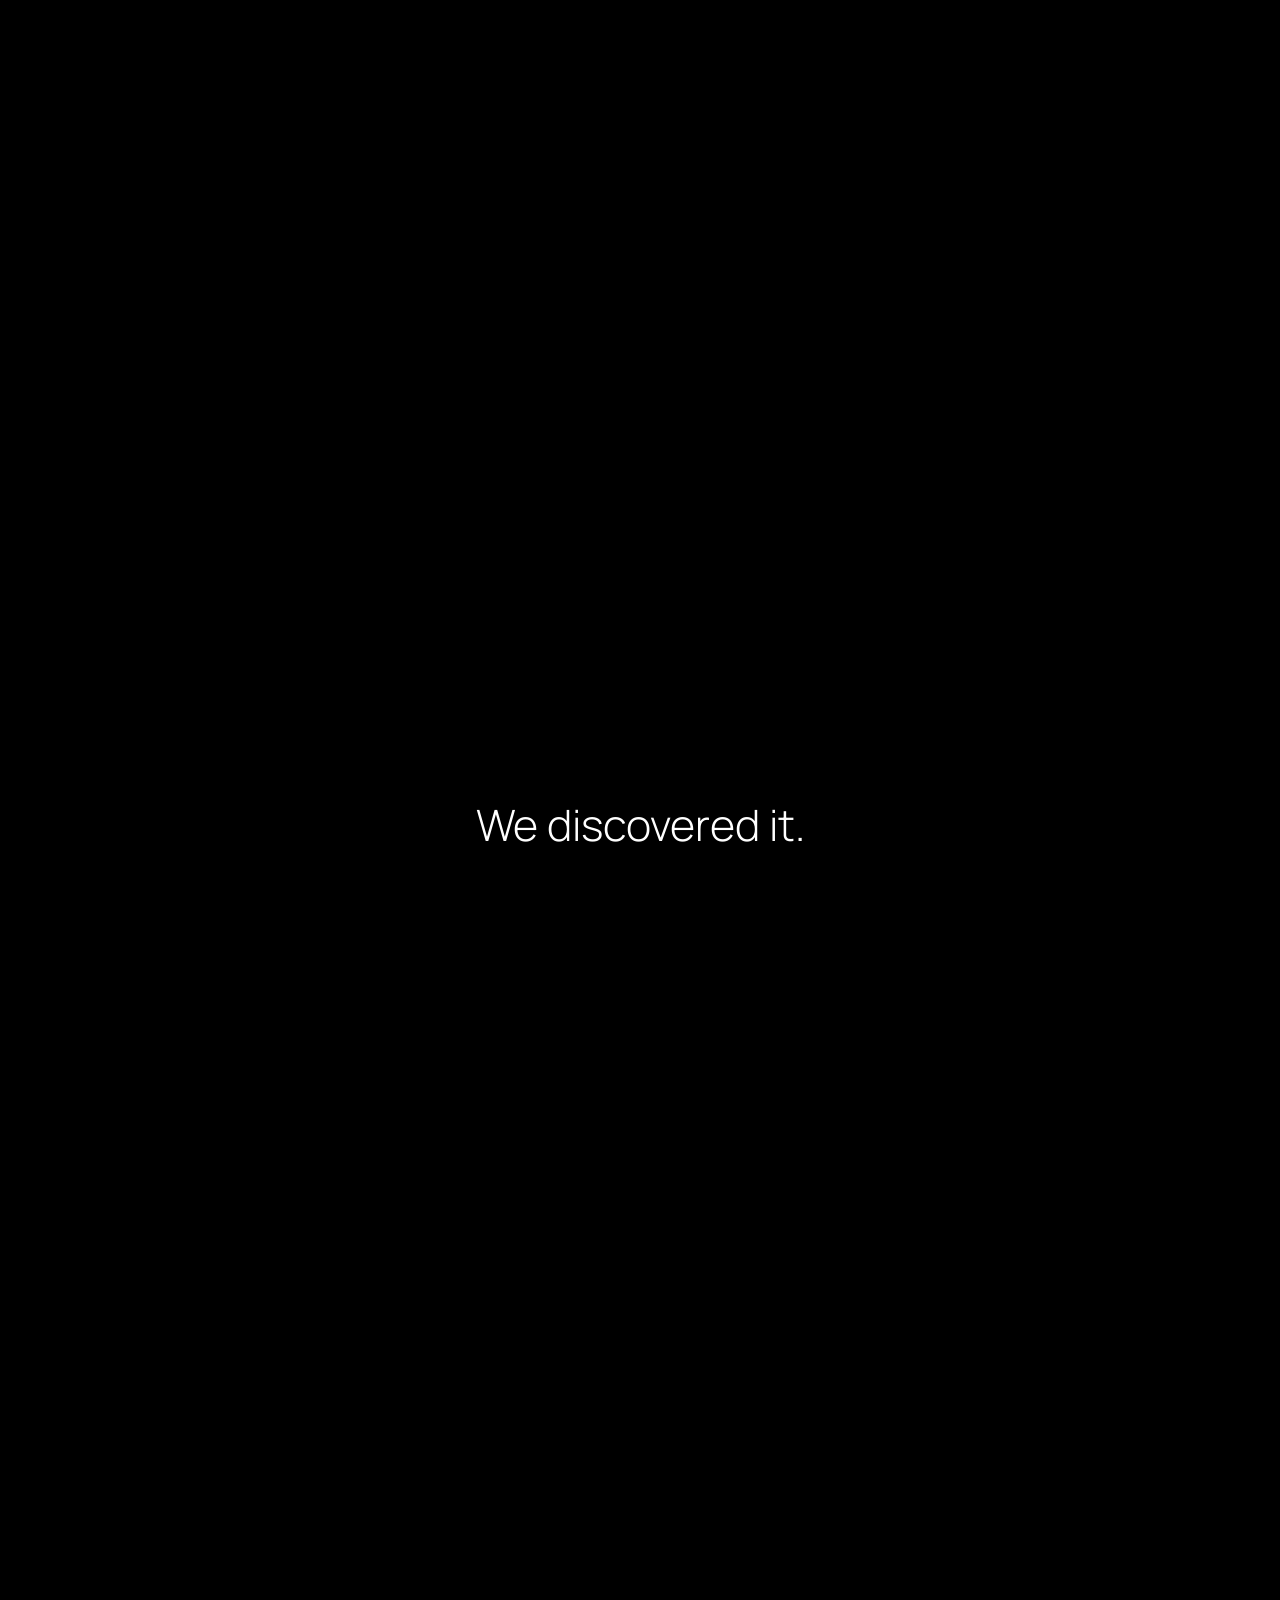
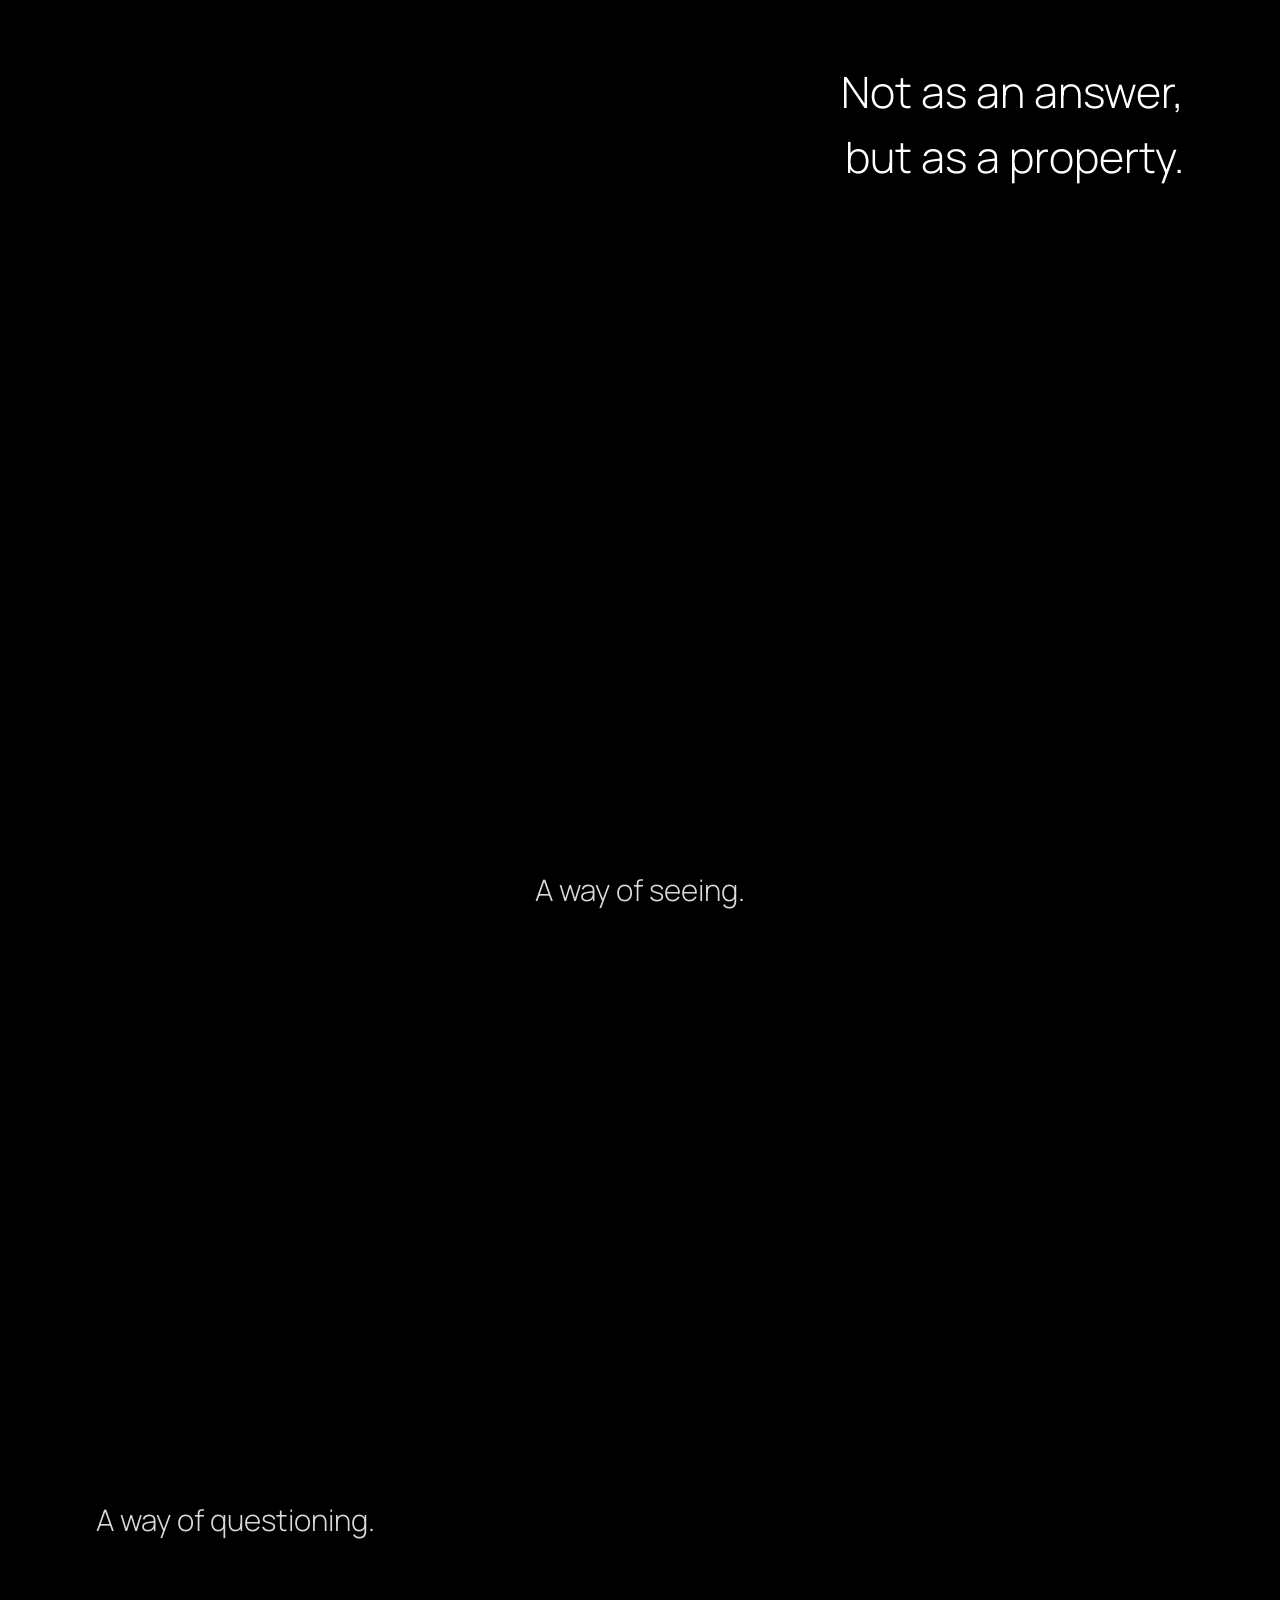
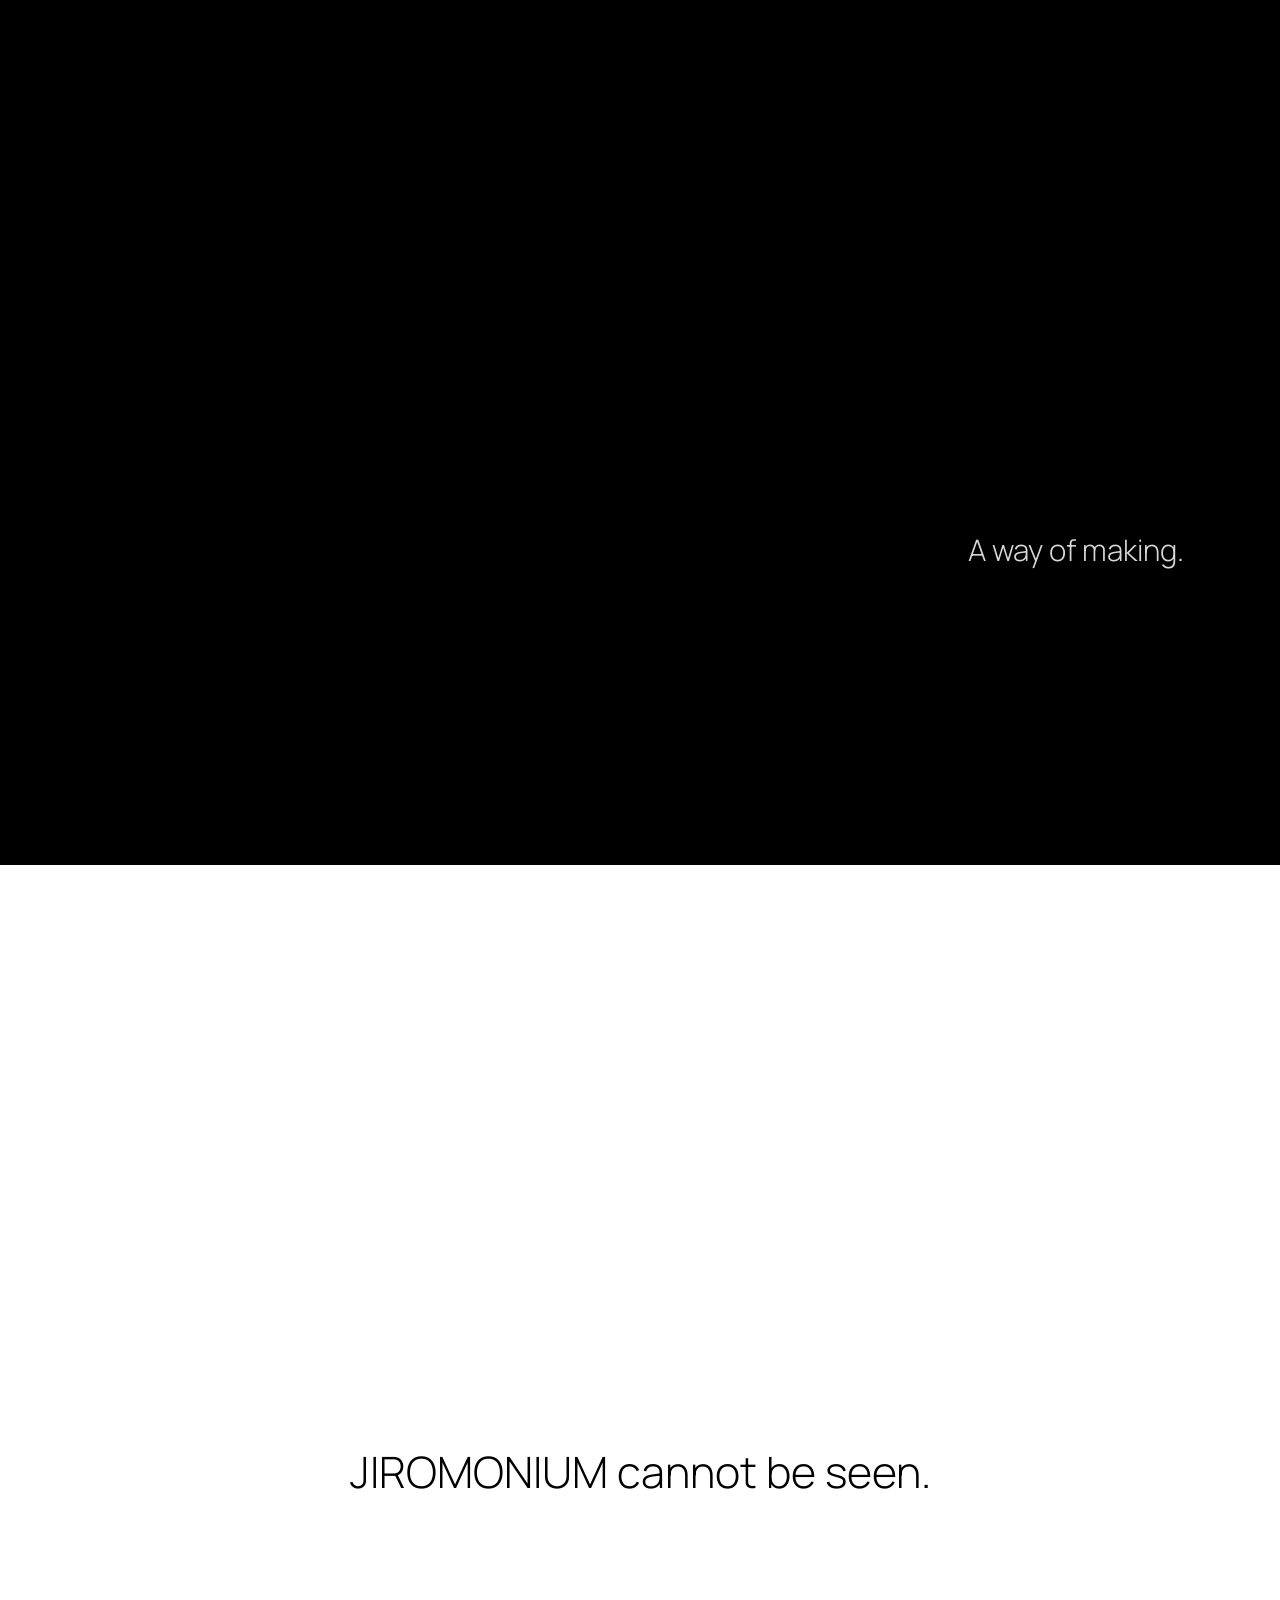
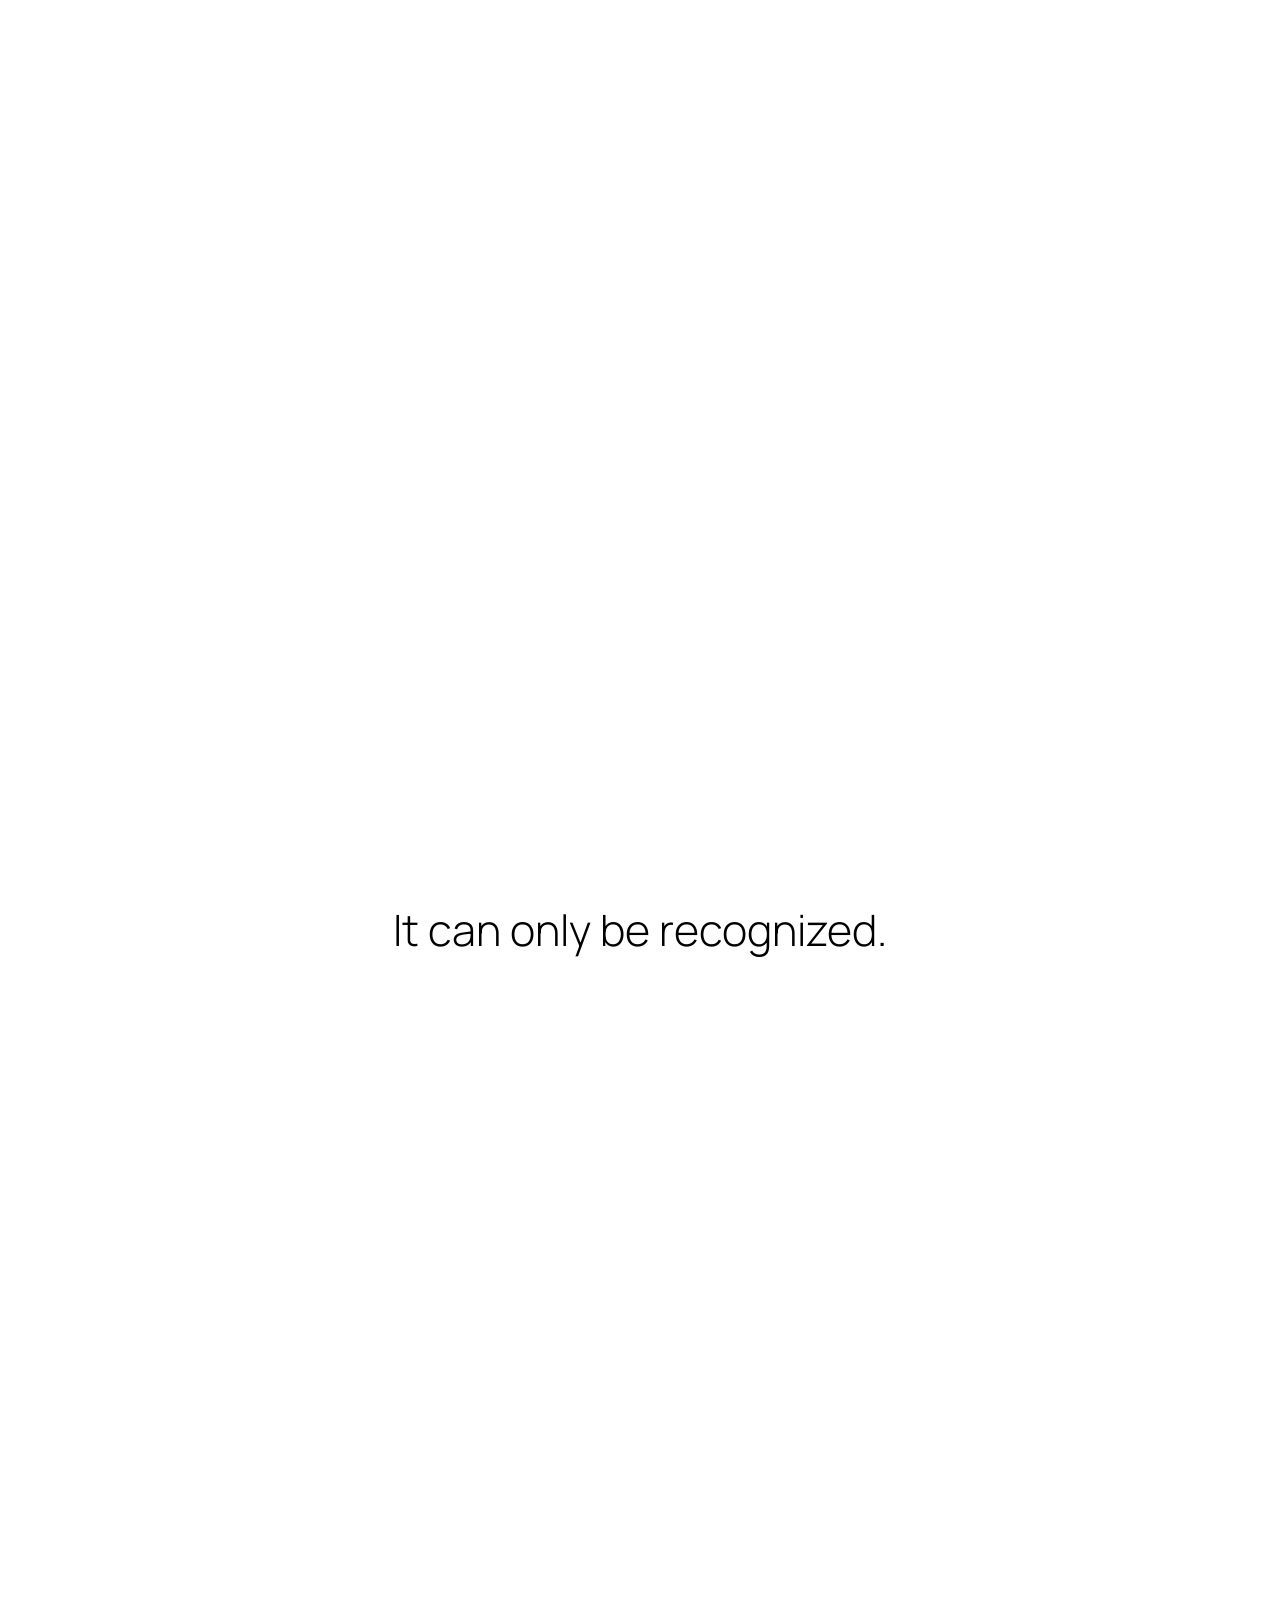
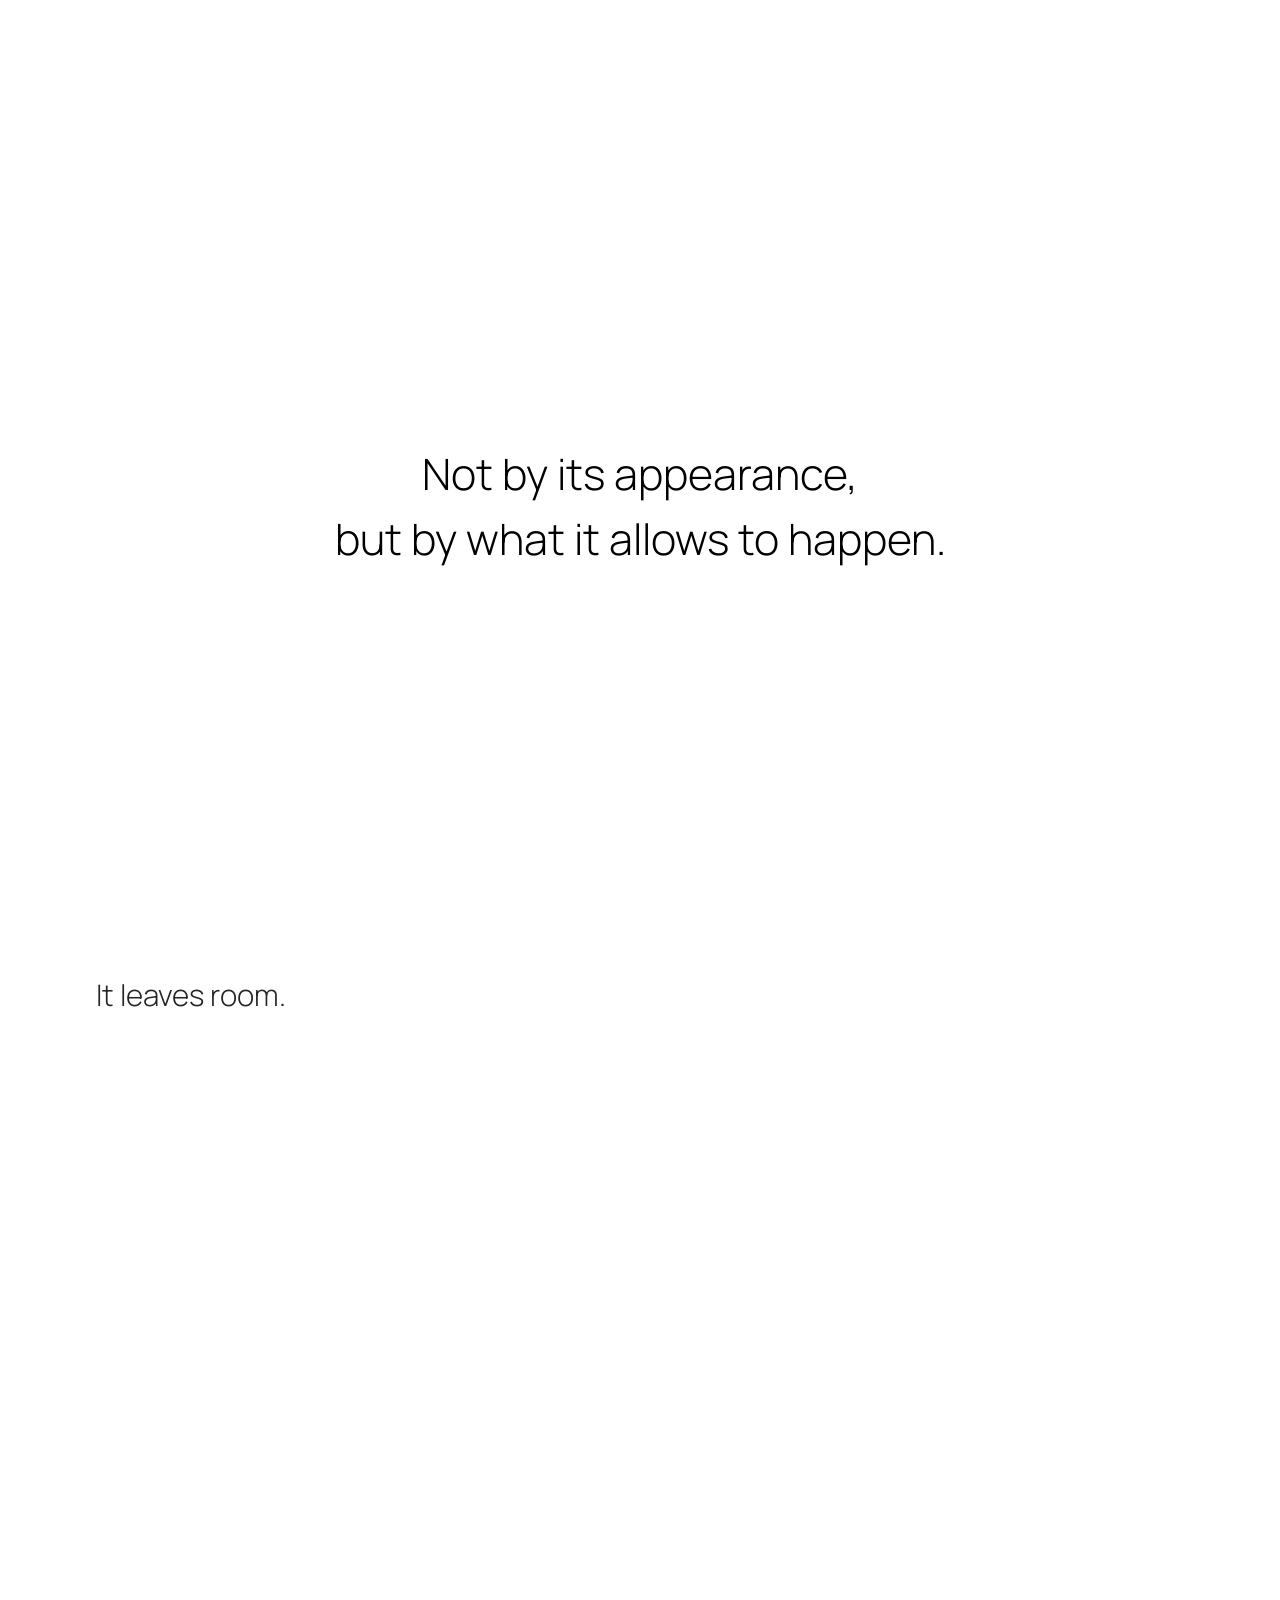
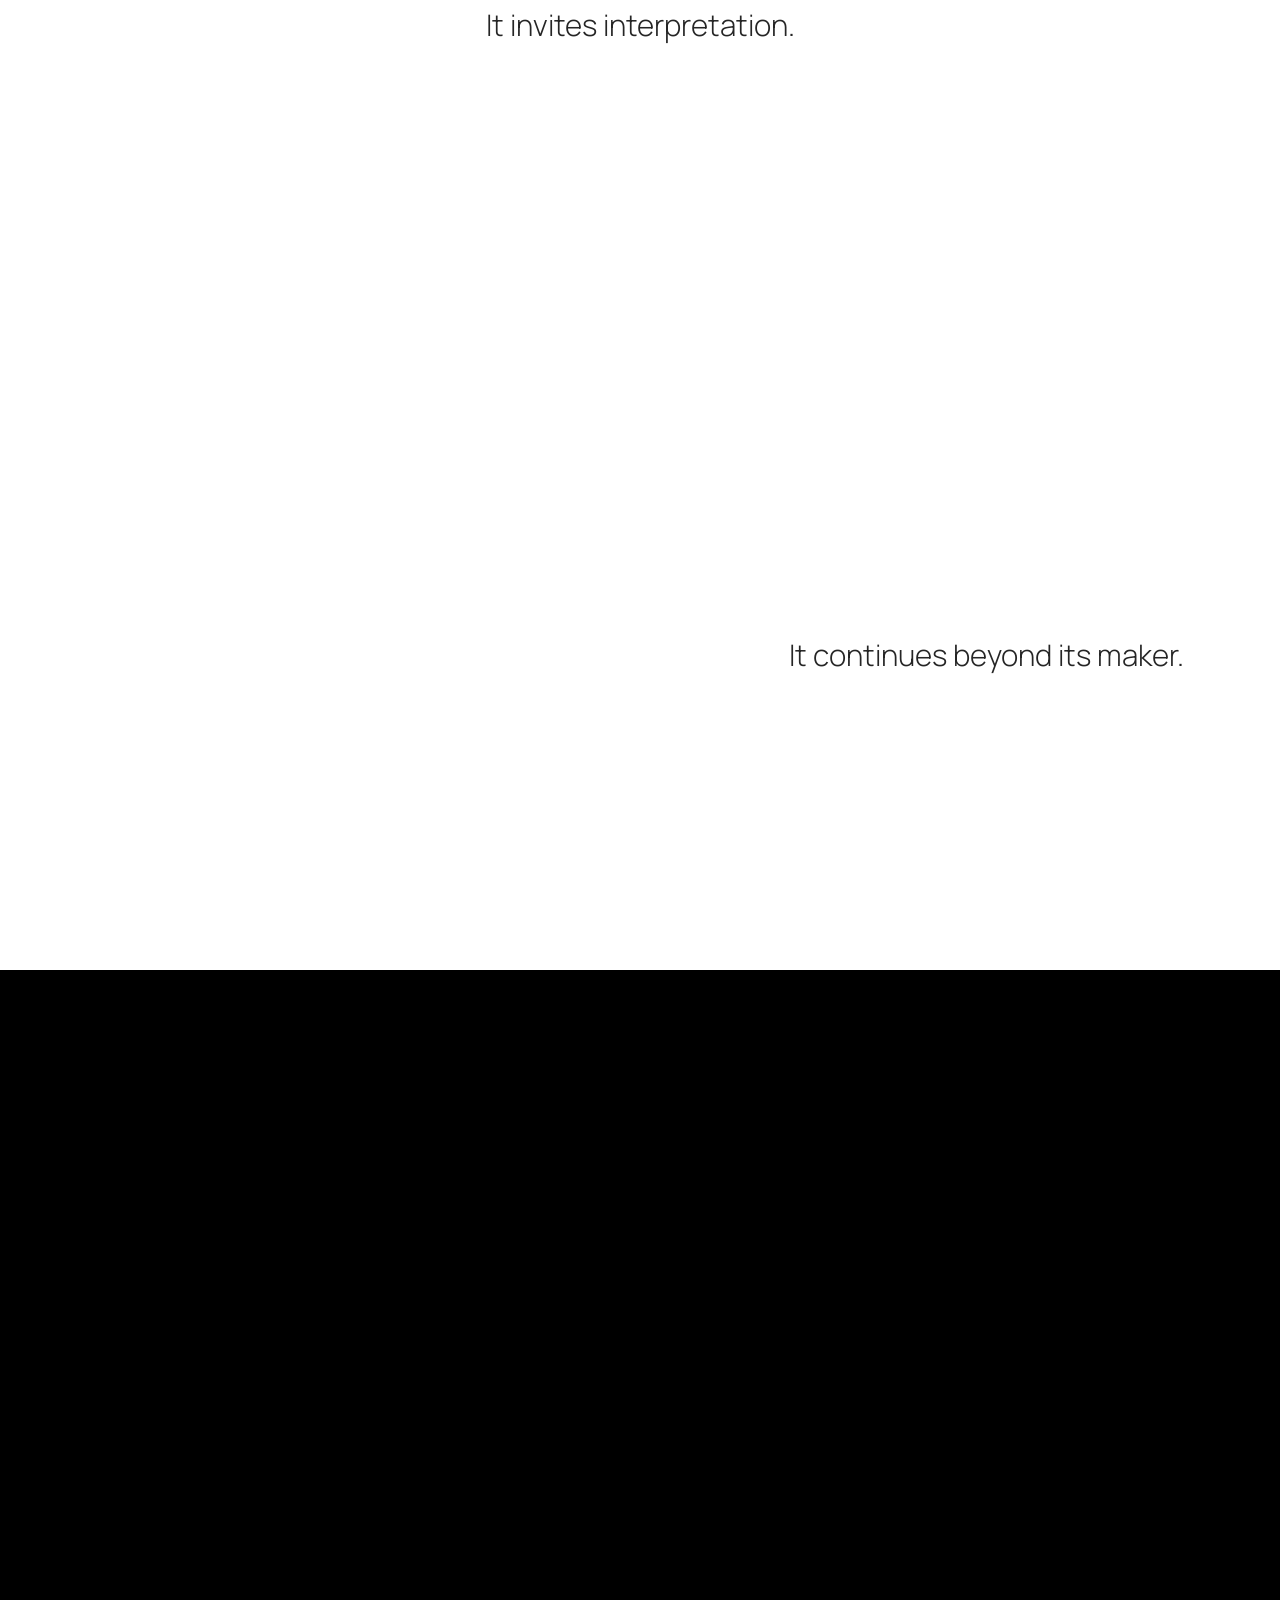
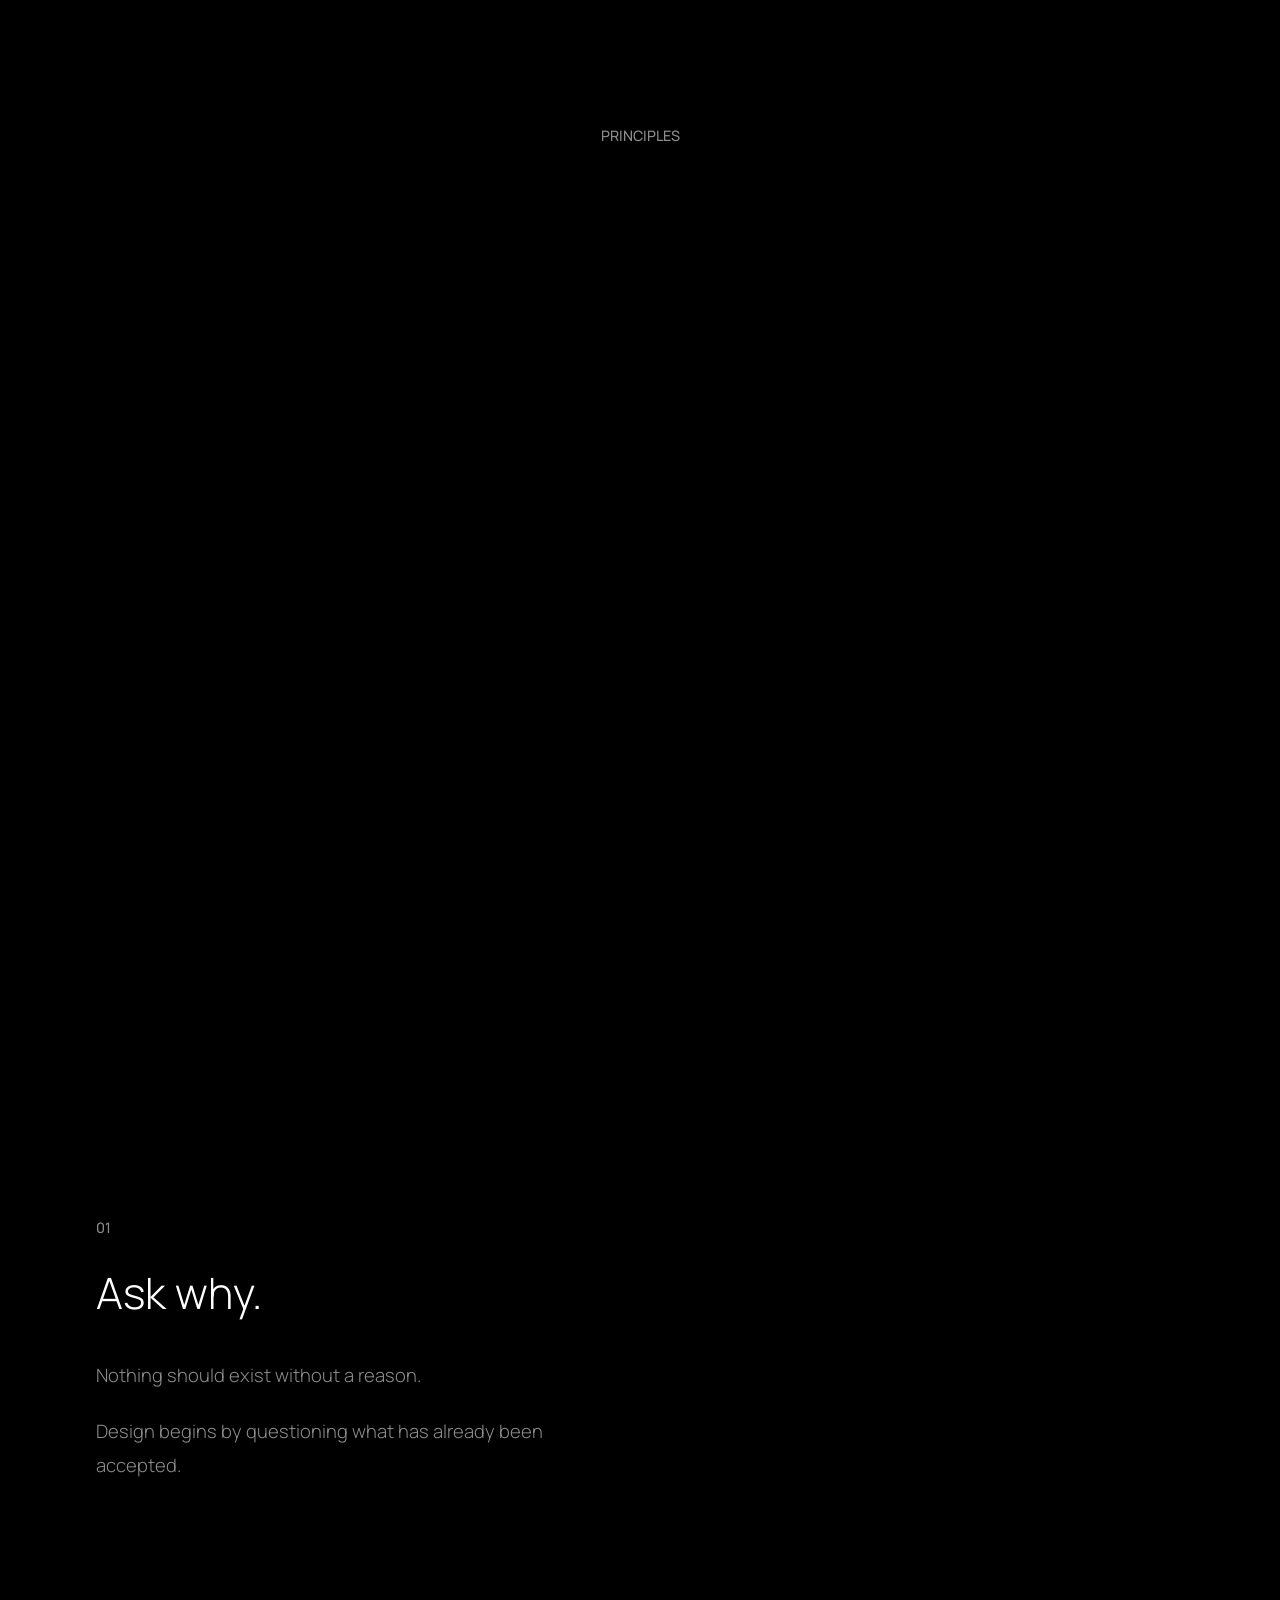
<file: public/index.html>
<!doctype html>
<html lang="en">
  <head>
    <meta charset="UTF-8" />
    <meta name="viewport" content="width=device-width, initial-scale=1.0" />
    <title>JIROMONIUM — A material for thought.</title>
    <meta
      name="description"
      content="JIROMONIUM is not an ideology. It is not something to believe in. It is something that exists before an idea takes form. Discovered by JIROMO."
    />
    <meta property="og:title" content="JIROMONIUM — A material for thought." />
    <meta
      property="og:description"
      content="JIROMONIUM is not an ideology. It is not something to believe in. It is something that exists before an idea takes form."
    />
    <meta property="og:type" content="website" />
    <link rel="icon" href="data:," />
    <link rel="preconnect" href="https://fonts.googleapis.com" />
    <link rel="preconnect" href="https://fonts.gstatic.com" crossorigin />
    <link
      rel="stylesheet"
      href="https://fonts.googleapis.com/css2?family=Manrope:wght@200;300;400;500;600&display=swap"
    />
    <link rel="stylesheet" href="style.css" />
  </head>
  <body>
    <main>
      <section class="stage v-center h-center" data-reveal>
        <h1 class="brand-mark">JIROMONIUM</h1>
      </section>

      <section class="stage v-center h-center" data-reveal>
        <p class="phrase-lg">A material for thought.</p>
      </section>

      <section class="stage v-top h-center stage-brief" data-reveal>
        <p class="phrase">JIROMONIUM is not an ideology.</p>
      </section>

      <section class="stage v-center h-center stage-brief" data-reveal>
        <p class="phrase">It is not something<br />to believe in.</p>
      </section>

      <section class="stage v-bottom h-center" data-reveal>
        <p class="phrase">
          It is something that exists<br />before an idea takes form.
        </p>
      </section>

      <section class="stage v-top h-left stage-tall" data-reveal>
        <p class="phrase">We did not create it.</p>
      </section>

      <section class="stage v-center h-center" data-reveal>
        <p class="phrase">We discovered it.</p>
      </section>

      <section class="stage v-center h-right" data-reveal>
        <p class="phrase">Not as an answer,<br />but as a property.</p>
      </section>

      <section class="stage v-center h-center stage-brief" data-reveal>
        <p class="phrase phrase-sm">A way of seeing.</p>
      </section>

      <section class="stage v-center h-left stage-brief" data-reveal>
        <p class="phrase phrase-sm">A way of questioning.</p>
      </section>

      <section class="stage v-center h-right stage-brief" data-reveal>
        <p class="phrase phrase-sm">A way of making.</p>
      </section>

      <section
        class="stage v-center h-center theme-light stage-tall"
        data-reveal
      >
        <p class="phrase">JIROMONIUM cannot be seen.</p>
      </section>

      <section class="stage v-center h-center theme-light" data-reveal>
        <p class="phrase">It can only be recognized.</p>
      </section>

      <section class="stage v-bottom h-center theme-light" data-reveal>
        <p class="phrase">
          Not by its appearance,<br />but by what it allows to happen.
        </p>
      </section>

      <section
        class="stage v-center h-left theme-light stage-brief"
        data-reveal
      >
        <p class="phrase phrase-sm">It leaves room.</p>
      </section>

      <section
        class="stage v-center h-center theme-light stage-brief"
        data-reveal
      >
        <p class="phrase phrase-sm">It invites interpretation.</p>
      </section>

      <section
        class="stage v-center h-right theme-light stage-brief"
        data-reveal
      >
        <p class="phrase phrase-sm">It continues beyond its maker.</p>
      </section>

      <section class="stage v-center h-center stage-vast" data-reveal>
        <p class="eyebrow">Principles</p>
      </section>

      <section class="stage v-center h-left" data-reveal>
        <p class="principle-num">01</p>
        <p class="phrase">Ask why.</p>
        <div class="phrase-note-group">
          <p class="phrase-note">Nothing should exist without a reason.</p>
          <p class="phrase-note">
            Design begins by questioning what has already been accepted.
          </p>
        </div>
      </section>

      <section class="stage v-center h-right" data-reveal>
        <p class="principle-num">02</p>
        <p class="phrase">Do not complete everything.</p>
        <div class="phrase-note-group">
          <p class="phrase-note">Completion is only one moment.</p>
          <p class="phrase-note">
            Leave space for change, interpretation, and continuation.
          </p>
        </div>
      </section>

      <section class="stage v-center h-left" data-reveal>
        <p class="principle-num">03</p>
        <p class="phrase">Create conditions.</p>
        <div class="phrase-note-group">
          <p class="phrase-note">Do not decide every outcome.</p>
          <p class="phrase-note">
            Design a state from which something can begin.
          </p>
        </div>
      </section>

      <section class="stage v-center h-right" data-reveal>
        <p class="principle-num">04</p>
        <p class="phrase">Respect what already exists.</p>
        <div class="phrase-note-group">
          <p class="phrase-note">Do not erase the nature of things.</p>
          <p class="phrase-note">
            Observe their properties, their limits, and their possibilities.
          </p>
        </div>
      </section>

      <section class="stage v-center h-left" data-reveal>
        <p class="principle-num">05</p>
        <p class="phrase">Keep the parts simple.</p>
        <div class="phrase-note-group">
          <p class="phrase-note">
            Complexity does not need to exist inside each individual part.
          </p>
          <p class="phrase-note">
            It can emerge through relationships, combinations, and time.
          </p>
        </div>
      </section>

      <section class="stage v-center h-right" data-reveal>
        <p class="principle-num">06</p>
        <p class="phrase">Allow participation.</p>
        <div class="phrase-note-group">
          <p class="phrase-note">People are not only users.</p>
          <p class="phrase-note">
            They can alter, continue, and become part of what is made.
          </p>
        </div>
      </section>

      <section class="stage v-center h-center stage-tall" data-reveal>
        <p class="phrase">It is not a style.</p>
      </section>

      <section class="stage v-top h-left stage-brief" data-reveal>
        <p class="phrase">A style can be imitated.</p>
      </section>

      <section class="stage v-bottom h-center" data-reveal>
        <p class="phrase">
          JIROMONIUM is not recognized<br />by a shape, a color, or a surface.
        </p>
      </section>

      <section class="stage v-center h-center" data-reveal>
        <p class="phrase">
          It is recognized by the thinking<br />that remains within what was
          made.
        </p>
      </section>

      <section
        class="stage v-center h-center theme-light stage-tall"
        data-reveal
      >
        <p class="phrase">It is not an ideology.</p>
      </section>

      <section class="stage v-top h-left theme-light stage-brief" data-reveal>
        <p class="phrase">An ideology asks to be followed.</p>
      </section>

      <section class="stage v-center h-center theme-light" data-reveal>
        <p class="phrase">JIROMONIUM asks to be used.</p>
      </section>

      <section class="stage v-bottom h-right theme-light" data-reveal>
        <p class="phrase">
          How it appears<br />depends on the person who encounters it.
        </p>
      </section>

      <section class="stage v-center h-center stage-vast" data-reveal>
        <p class="phrase">Nothing is truly finished.</p>
      </section>

      <section class="stage v-center h-left stage-brief" data-reveal>
        <p class="phrase phrase-sm">A thing changes through use.</p>
      </section>

      <section class="stage v-center h-center stage-brief" data-reveal>
        <p class="phrase phrase-sm">An idea changes through interpretation.</p>
      </section>

      <section class="stage v-center h-right stage-brief" data-reveal>
        <p class="phrase phrase-sm">A system changes through participation.</p>
      </section>

      <section class="stage v-bottom h-right stage-tall" data-reveal>
        <p class="phrase">
          What is made continues<br />after it leaves the hands of its maker.
        </p>
      </section>

      <section class="stage v-center h-center stage-vast" data-reveal>
        <p class="phrase phrase-lg">JIROMONIUM</p>
      </section>

      <section class="stage v-center h-center" data-reveal>
        <div class="negation-group">
          <p class="phrase">Not a belief.</p>
          <p class="phrase">Not a style.</p>
          <p class="phrase">Not an answer.</p>
        </div>
      </section>

      <section class="stage v-center h-center closing" data-reveal>
        <p class="phrase">A property found<br />where thought becomes form.</p>
      </section>
    </main>

    <footer class="mark" data-reveal>
      <p>
        By
        <a
          class="mark-link"
          href="https://jiromo.com"
          target="_blank"
          rel="noopener"
          >JIROMO.</a
        >
      </p>
      <p class="version">Version 0.1</p>
    </footer>

    <script src="script.js"></script>
  </body>
</html>
</file>
<file: style.css>
:root {
  --dark-bg: #000;
  --dark-fg: #fff;
  --dark-fg-muted: rgba(255, 255, 255, 0.55);
  --light-bg: #fff;
  --light-fg: #000;
  --light-fg-muted: rgba(0, 0, 0, 0.55);
}

* { box-sizing: border-box; }

html {
  scroll-behavior: smooth;
}

body {
  margin: 0;
  background: var(--dark-bg);
  color: var(--dark-fg);
  font-family: "Manrope", sans-serif;
  font-weight: 300;
  -webkit-font-smoothing: antialiased;
}

p { margin: 0; }

/* --- top / bottom marks (no fixed nav) --- */
.mark {
  display: flex;
  justify-content: center;
  padding: clamp(40px, 8vh, 72px) 24px;
}

.mark p {
  font-size: 0.85rem;
  font-weight: 500;
  color: var(--dark-fg-muted);
}

.mark-link {
  color: inherit;
  text-decoration: none;
  transition: color 0.3s ease;
}

.mark-link:hover {
  color: var(--dark-fg);
}

/* --- stage: one message, one screen --- */
.stage {
  min-height: 100vh;
  min-height: 100svh;
  display: flex;
  flex-direction: column;
  padding: clamp(48px, 12vh, 140px) clamp(24px, 8vw, 96px);
  background: var(--dark-bg);
  color: var(--dark-fg);
}

.stage.theme-light {
  background: var(--light-bg);
  color: var(--light-fg);
}

.stage.v-top { justify-content: flex-start; }
.stage.v-center { justify-content: center; }
.stage.v-bottom { justify-content: flex-end; }

.stage.h-left { align-items: flex-start; text-align: left; }
.stage.h-center { align-items: center; text-align: center; }
.stage.h-right { align-items: flex-end; text-align: right; }

/* --- typography --- */
.phrase {
  max-width: 620px;
  font-size: clamp(1.4rem, 3.6vw, 2.1rem);
  line-height: 1.6;
  font-weight: 300;
}

.phrase-lg {
  font-size: clamp(2rem, 6vw, 3.4rem);
  line-height: 1.25;
  font-weight: 300;
}

.phrase-sm {
  font-size: clamp(1.1rem, 2.6vw, 1.5rem);
  font-weight: 300;
  color: inherit;
  opacity: 0.85;
}

.eyebrow {
  font-size: 0.85rem;
  font-weight: 500;
  color: var(--dark-fg-muted);
  text-transform: uppercase;
}

.principle-num {
  font-size: 0.85rem;
  font-weight: 500;
  color: var(--dark-fg-muted);
  margin-bottom: 20px;
}

.phrase-note {
  max-width: 480px;
  margin-top: 24px;
  font-size: clamp(0.95rem, 1.8vw, 1.05rem);
  line-height: 1.85;
  font-weight: 300;
  color: var(--dark-fg-muted);
}

.closing {
  padding-bottom: clamp(160px, 24vh, 260px);
}

/* --- reveal --- */
[data-reveal] {
  opacity: 0;
  transform: translateY(16px);
  transition: opacity 1.1s ease, transform 1.1s ease;
}

[data-reveal].in-view {
  opacity: 1;
  transform: translateY(0);
}

@media (prefers-reduced-motion: reduce) {
  html { scroll-behavior: auto; }
  [data-reveal] {
    opacity: 1;
    transform: none;
    transition: none;
  }
}

/* --- mobile: adjust rhythm rather than shrinking margins uniformly --- */
@media (max-width: 640px) {
  .stage {
    min-height: auto;
    padding: 22vh 24px;
  }

  .phrase {
    line-height: 1.55;
  }

  .phrase-lg {
    line-height: 1.3;
  }

  .phrase-note {
    margin-top: 18px;
  }

  .closing {
    padding-bottom: 30vh;
  }
}
</file>
<file: public/style.css>
:root {
  --dark-bg: #000;
  --dark-fg: #fff;
  --dark-fg-muted: rgba(255, 255, 255, 0.55);
  --light-bg: #fff;
  --light-fg: #000;
  --light-fg-muted: rgba(0, 0, 0, 0.55);
}

* { box-sizing: border-box; }

html {
  scroll-behavior: smooth;
}

body {
  margin: 0;
  background: var(--dark-bg);
  color: var(--dark-fg);
  font-family: "Manrope", sans-serif;
  font-weight: 300;
  -webkit-font-smoothing: antialiased;
}

p { margin: 0; }

/* --- footer mark (brand mark now lives as the first stage) --- */
.mark {
  display: flex;
  flex-direction: column;
  align-items: center;
  gap: 10px;
  padding: clamp(48px, 10vh, 88px) 24px clamp(64px, 14vh, 120px);
}

.mark p {
  font-size: 0.85rem;
  font-weight: 500;
  color: var(--dark-fg-muted);
}

.mark-link {
  color: inherit;
  text-decoration: none;
  transition: color 0.3s ease;
}

.mark-link:hover {
  color: var(--dark-fg);
}

.version {
  font-size: 0.7rem;
  font-weight: 300;
  color: rgba(255, 255, 255, 0.3);
}

/* --- stage: one message, one screen --- */
.stage {
  min-height: 100vh;
  min-height: 100svh;
  display: flex;
  flex-direction: column;
  padding: clamp(48px, 12vh, 140px) clamp(28px, 8vw, 96px);
  background: var(--dark-bg);
  color: var(--dark-fg);
}

.stage.theme-light {
  background: var(--light-bg);
  color: var(--light-fg);
}

/* rhythm variants: not every stage occupies the same height */
.stage.stage-brief {
  min-height: 70vh;
  min-height: 70svh;
}

.stage.stage-tall {
  min-height: 135vh;
  min-height: 135svh;
}

.stage.stage-vast {
  min-height: 170vh;
  min-height: 170svh;
}

.stage.v-top { justify-content: flex-start; }
.stage.v-center { justify-content: center; }
.stage.v-bottom { justify-content: flex-end; }

.stage.h-left { align-items: flex-start; text-align: left; }
.stage.h-center { align-items: center; text-align: center; }
.stage.h-right { align-items: flex-end; text-align: right; }

/* --- brand mark: the very first thing encountered --- */
.brand-mark {
  margin: 0;
  font-size: clamp(1.9rem, 5.5vw, 3rem);
  font-weight: 500;
}

/* --- typography --- */
.phrase {
  max-width: 640px;
  font-size: clamp(1.75rem, 4.4vw, 2.7rem);
  line-height: 1.5;
  font-weight: 300;
}

.phrase-lg {
  font-size: clamp(2.6rem, 7.6vw, 4.4rem);
  line-height: 1.2;
  font-weight: 300;
}

.phrase-sm {
  font-size: clamp(1.3rem, 3.1vw, 1.85rem);
  font-weight: 300;
  color: inherit;
  opacity: 0.85;
}

.eyebrow {
  font-size: 0.9rem;
  font-weight: 500;
  color: var(--dark-fg-muted);
  text-transform: uppercase;
}

.principle-num {
  font-size: 0.9rem;
  font-weight: 500;
  color: var(--dark-fg-muted);
  margin-bottom: 24px;
}

.phrase-note-group {
  display: flex;
  flex-direction: column;
  gap: 22px;
  margin-top: 32px;
  max-width: 480px;
}

.phrase-note {
  font-size: clamp(1rem, 1.9vw, 1.15rem);
  line-height: 1.85;
  font-weight: 300;
  color: var(--dark-fg-muted);
}

.negation-group {
  display: flex;
  flex-direction: column;
  gap: 28px;
}

.closing {
  padding-bottom: clamp(180px, 26vh, 280px);
}

/* --- reveal --- */
[data-reveal] {
  opacity: 0;
  transform: translateY(18px);
  transition: opacity 1.1s ease-out, transform 1.1s ease-out;
}

[data-reveal].in-view {
  opacity: 1;
  transform: translateY(0);
}

@media (prefers-reduced-motion: reduce) {
  html { scroll-behavior: auto; }
  [data-reveal] {
    opacity: 1;
    transform: none;
    transition: none;
  }
}

/* --- mobile: reconfigure rhythm, don't just shrink it --- */
@media (max-width: 640px) {
  .stage,
  .stage.stage-brief,
  .stage.stage-tall,
  .stage.stage-vast {
    min-height: auto;
    padding: 16vh 28px;
  }

  .stage.h-left,
  .stage.h-right {
    align-items: center;
    text-align: center;
  }

  .phrase {
    max-width: 100%;
    line-height: 1.5;
  }

  .phrase-lg {
    line-height: 1.25;
  }

  .phrase-note-group {
    max-width: 100%;
    margin-top: 24px;
    gap: 18px;
  }

  .negation-group {
    gap: 20px;
  }

  .closing {
    padding-bottom: 22vh;
  }

  .mark {
    padding: 40px 24px 56px;
  }
}
</file>
